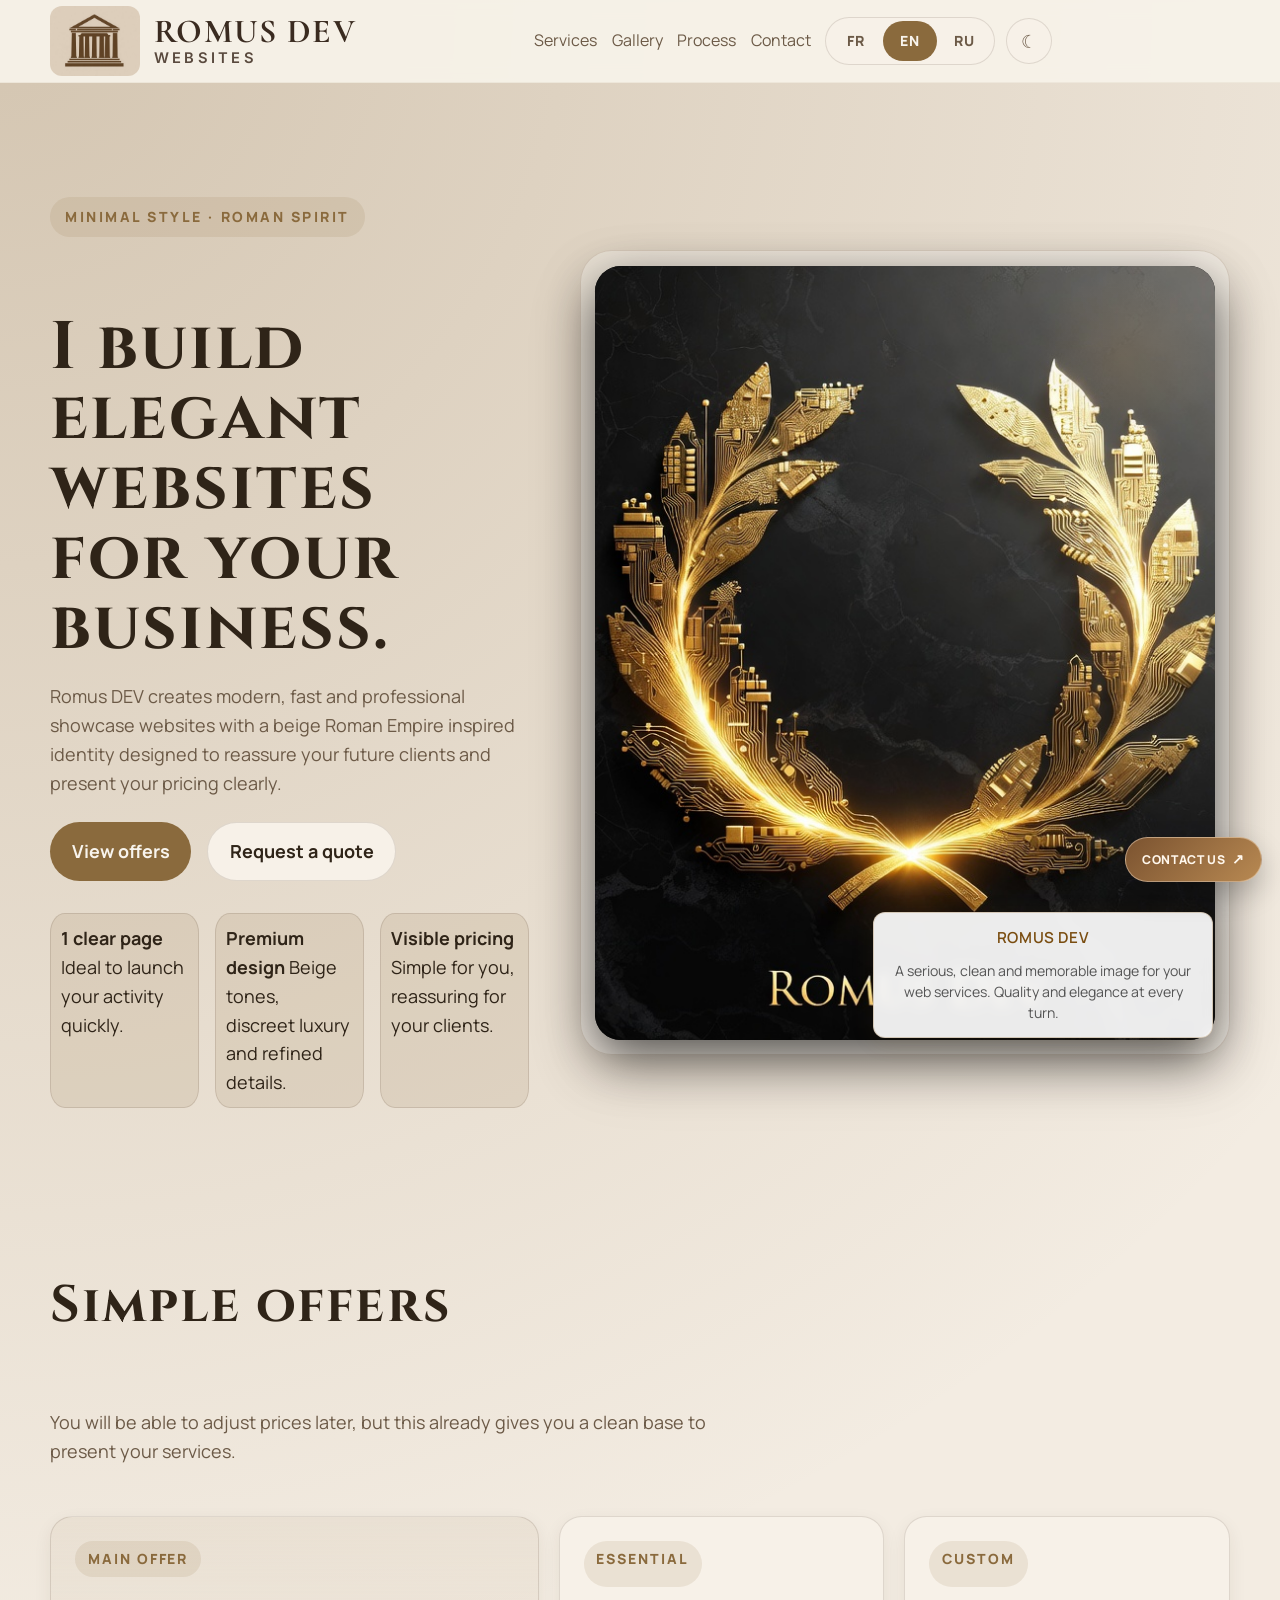
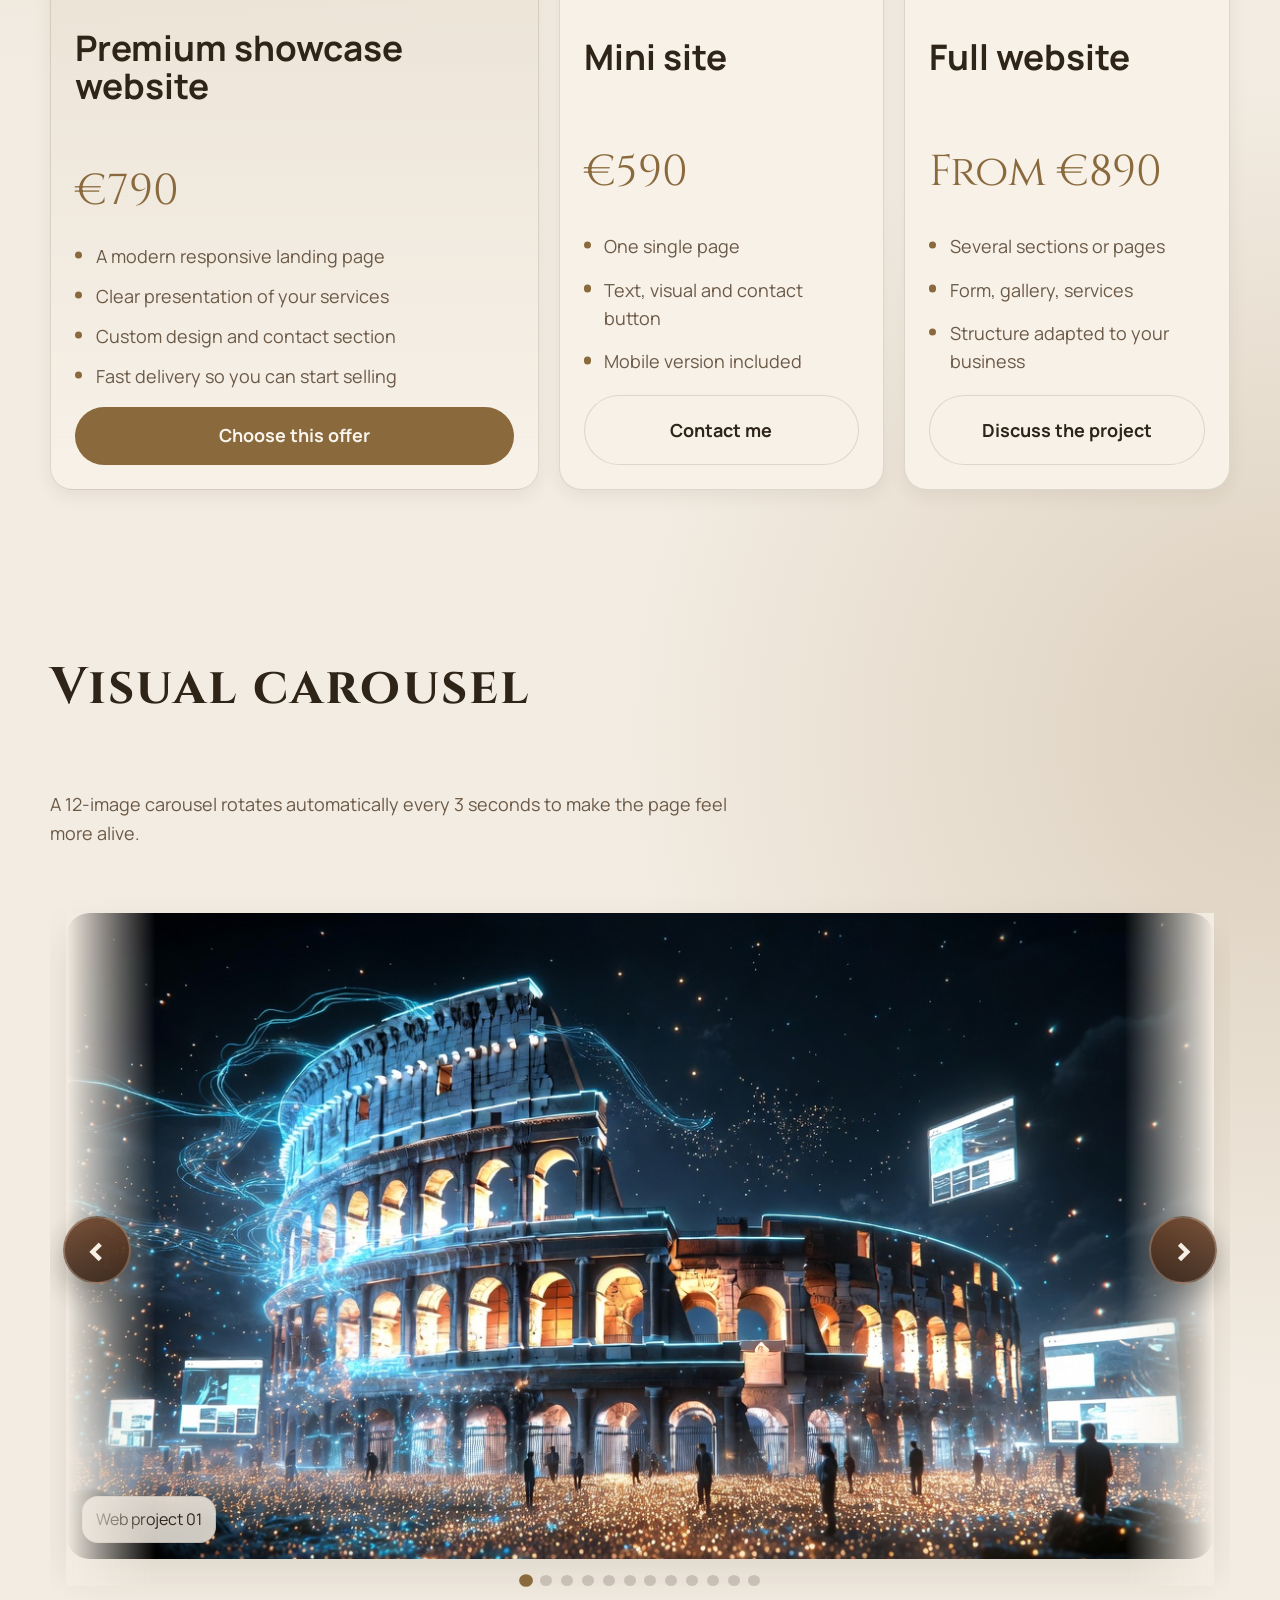
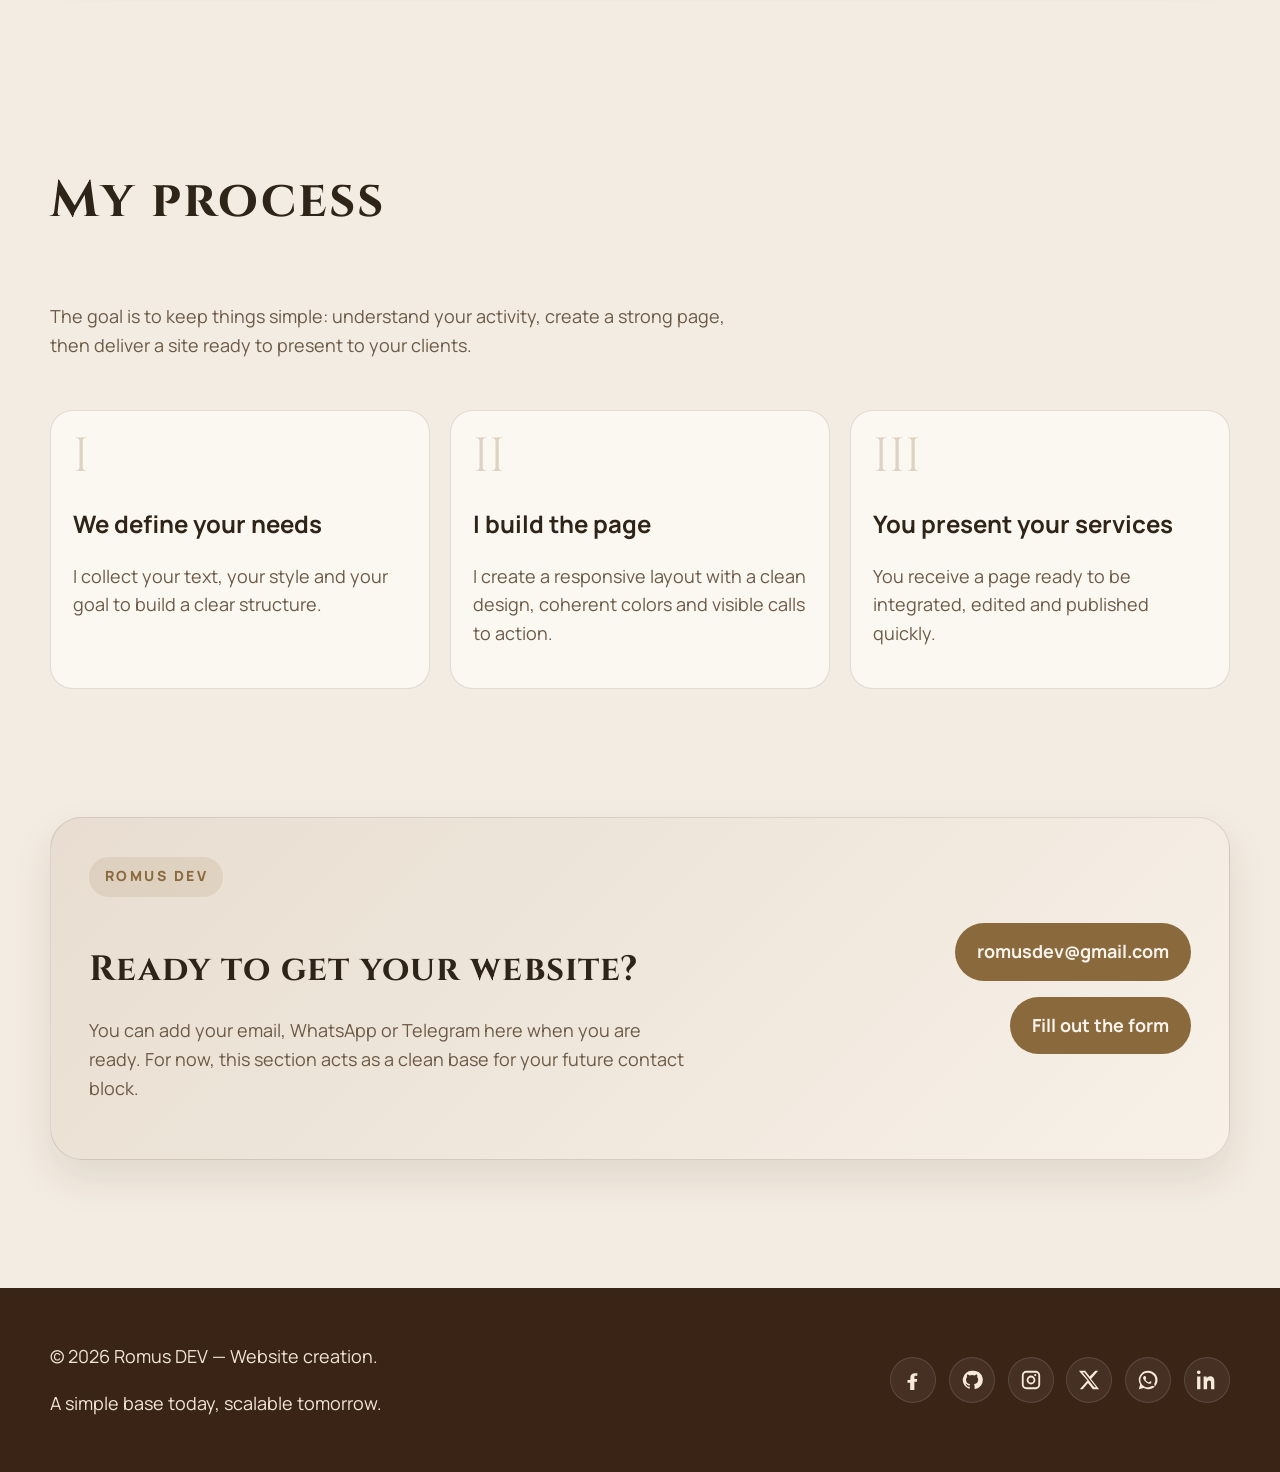
<file: index.html>
<!DOCTYPE html>
<html lang="fr" data-theme="light">

<head>
  <meta charset="UTF-8" />
  <meta name="viewport" content="width=device-width, initial-scale=1.0" />
  <title>Romus DEV</title>
  <meta name="description"
    content="Romus DEV crée des sites internet élégants, rapides et modernes pour indépendants, artisans et petites entreprises." />

  <link rel="preconnect" href="https://fonts.googleapis.com">
  <link rel="preconnect" href="https://fonts.gstatic.com" crossorigin>
  <link
    href="https://fonts.googleapis.com/css2?family=Cinzel:wght@500;600;700&family=Manrope:wght@400;500;600;700;800&display=swap"
    rel="stylesheet">
  <link rel="preconnect" href="https://fonts.googleapis.com">
  <link rel="preconnect" href="https://fonts.gstatic.com" crossorigin>
  <link
    href="https://fonts.googleapis.com/css2?family=Cormorant+Garamond:wght@600;700&family=Inter:wght@400;500;600;700&display=swap"
    rel="stylesheet">

  <link rel="stylesheet" href="./css/style.css">

  <script src="./languages/languages.js"></script>
  <script src="./js/script.js" defer></script>
</head>

<body>
  <!-- <a href="#contenu" class="skip-link">Aller au contenu</a> -->

  <a href="https://wa.me/+33755097194" class="sticky-contact" aria-label="Contacter via WhatsApp" target="_blank"
    rel="noopener noreferrer" data-i18n="stickyContact">
    Pour contacter
  </a>

  <header class="site-header">
    <div class="container nav">
      <a href="./index.html#top" class="brand" aria-label="Romus DEV accueil">
        <img class="brand-mark" src="img/romus_logo.jpg" alt="Romus Dev logo">

        <span class="brand-name">
          <strong>ROMUS DEV</strong>
          <span data-i18n="brandSubtitle">Sites internet</span>
        </span>
      </a>

      <nav class="nav-links" aria-label="Navigation principale">
        <a href="./services.html" data-i18n="navServices">Services</a>
        <a href="./gallery.html" data-i18n="navGallery">Galerie</a>
        <a href="./process.html" data-i18n="navProcess">Méthode</a>
        <a href="./contact.html" data-i18n="navContact">Contact</a>

        <div class="toolbar">
          <div class="lang-switcher" aria-label="Choix de langue">
            <button class="lang-btn active" type="button" data-lang="fr">FR</button>
            <button class="lang-btn" type="button" data-lang="en">EN</button>
            <button class="lang-btn" type="button" data-lang="ru">RU</button>
          </div>

          <button class="theme-toggle" type="button" data-theme-toggle aria-label="Activer le mode sombre"></button>
        </div>
      </nav>
    </div>
  </header>

  <main id="contenu">
    <section class="hero" id="top">
      <div class="container hero-grid">
        <div class="reveal">
          <div class="eyebrow" data-i18n="eyebrow">Style sobre · esprit romain</div>

          <h1 data-i18n="heroTitle">
            Je crée des sites internet élégants pour votre activité.
          </h1>

          <p data-i18n="heroText">
            Romus DEV propose des sites vitrines modernes, rapides et professionnels avec une identité beige
            inspirée de l'empire romain, pensée pour rassurer vos futurs clients et afficher vos prix clairement.
          </p>

          <div class="hero-actions">
            <a class="btn btn-primary" href="#services" data-i18n="heroBtnPrimary">Voir les offres</a>
            <a class="btn btn-secondary" href="#contact" data-i18n="heroBtnSecondary">Demander un devis</a>
          </div>

          <div class="hero-points" aria-label="Points forts">
            <article class="point">
              <strong data-i18n="point1Title">1 page claire</strong>
              <span data-i18n="point1Text">Idéale pour lancer votre activité rapidement.</span>
            </article>

            <article class="point">
              <strong data-i18n="point2Title">Design premium</strong>
              <span data-i18n="point2Text">Palette beige, luxe discret et détails soignés.</span>
            </article>

            <article class="point">
              <strong data-i18n="point3Title">Tarifs visibles</strong>
              <span data-i18n="point3Text">Simple pour vous, rassurant pour vos clients.</span>
            </article>
          </div>
        </div>

        <div class="hero-card reveal" aria-hidden="true">
          <div class="hero-image">
            <img src="img/romusGoldenLogo.jpg" alt="romus_logo">
          </div>

          <div class="floating-note">
            <strong>Romus DEV</strong>
            <span data-i18n="floatingNote">
              Une image sérieuse, propre et mémorable pour vos services web. Qualite et élégance au rendez-vous
            </span>
          </div>
        </div>
      </div>
    </section>

    <section id="services">
      <div class="container">
        <div class="section-head reveal">
          <h2 data-i18n="servicesTitle">Offres simples</h2>
          <p data-i18n="servicesText">
            Vous pourrez ajuster les tarifs plus tard, mais voici déjà une base élégante pour présenter
            vos services dès maintenant.
          </p>
        </div>

        <div class="services-grid">
          <article class="service-card featured reveal">
            <span class="service-label" data-i18n="plan1Label">Offre principale</span>
            <h3 data-i18n="plan1Title">Site vitrine premium</h3>
            <div class="price">€790</div>
            <ul>
              <li data-i18n="plan1Feat1">Une landing page moderne et responsive</li>
              <li data-i18n="plan1Feat2">Présentation claire de vos services</li>
              <li data-i18n="plan1Feat3">Design personnalisé et section contact</li>
              <li data-i18n="plan1Feat4">Livraison rapide pour commencer à vendre</li>
            </ul>
            <a href="#contact" class="btn btn-primary" data-i18n="planBtnPrimary">Choisir cette offre</a>
          </article>

          <article class="service-card reveal">
            <span class="service-label" data-i18n="plan2Label">Essentiel</span>
            <h3 data-i18n="plan2Title">Mini site</h3>
            <div class="price">€590</div>
            <ul>
              <li data-i18n="plan2Feat1">Une seule page</li>
              <li data-i18n="plan2Feat2">Texte, visuel, bouton contact</li>
              <li data-i18n="plan2Feat3">Version mobile incluse</li>
            </ul>
            <a href="#contact" class="btn btn-secondary" data-i18n="planBtnSecondary">Me contacter</a>
          </article>

          <article class="service-card reveal">
            <span class="service-label" data-i18n="plan3Label">Sur mesure</span>
            <h3 data-i18n="plan3Title">Site complet</h3>
            <div class="price" data-i18n="plan3Price">Dès €990</div>
            <ul>
              <li data-i18n="plan3Feat1">Plusieurs sections ou pages</li>
              <li data-i18n="plan3Feat2">Formulaire, galerie, services</li>
              <li data-i18n="plan3Feat3">Structure adaptée à votre activité</li>
            </ul>
            <a href="#contact" class="btn btn-secondary" data-i18n="planBtnTertiary">Parler du projet</a>
          </article>
        </div>
      </div>
    </section>

    <section id="gallery">
      <div class="container">
        <div class="section-head reveal">
          <h2 data-i18n="galleryTitle">Carrousel visuel</h2>
          <p data-i18n="galleryText">
            Un carrousel de 12 images défile automatiquement toutes les 3 secondes pour donner plus de vie à votre page.
          </p>
        </div>

        <div class="carousel-shell reveal" aria-roledescription="carousel">
          <div class="carousel-nav" aria-label="Contrôles du carrousel">
            <button class="carousel-arrow carousel-arrow-prev" type="button" id="prevSlide"
              aria-label="Image précédente">‹</button>
            <button class="carousel-arrow carousel-arrow-next" type="button" id="nextSlide"
              aria-label="Image suivante">›</button>
          </div>

          <div class="carousel-viewport">
            <div class="carousel-track" id="carouselTrack">
              <figure class="slide">
                <img src="img/carroussel1.jpg" alt="Projet web 1" width="1600" height="900" loading="lazy">
                <figcaption class="slide-caption" data-i18n="slide1">Projet web 01</figcaption>
              </figure>
              <figure class="slide">
                <img src="img/carroussel2.jpg" alt="Projet web 2" width="1600" height="900" loading="lazy">
                <figcaption class="slide-caption" data-i18n="slide2">Projet web 02</figcaption>
              </figure>
              <figure class="slide">
                <img src="img/carroussel3.jpg" alt="Projet web 3" width="1600" height="900" loading="lazy">
                <figcaption class="slide-caption" data-i18n="slide3">Projet web 03</figcaption>
              </figure>
              <figure class="slide">
                <img src="img/carroussel4.jpg" alt="Projet web 4" width="1600" height="900" loading="lazy">
                <figcaption class="slide-caption" data-i18n="slide4">Projet web 04</figcaption>
              </figure>
              <figure class="slide">
                <img src="img/carroussel5.jpg" alt="Projet web 5" width="1600" height="900" loading="lazy">
                <figcaption class="slide-caption" data-i18n="slide5">Projet web 05</figcaption>
              </figure>
              <figure class="slide">
                <img src="img/carroussel6.jpg" alt="Projet web 6" width="1600" height="900" loading="lazy">
                <figcaption class="slide-caption" data-i18n="slide6">Projet web 06</figcaption>
              </figure>
              <figure class="slide">
                <img src="img/carroussel7.jpg" alt="Projet web 7" width="1600" height="900" loading="lazy">
                <figcaption class="slide-caption" data-i18n="slide7">Projet web 07</figcaption>
              </figure>
              <figure class="slide">
                <img src="img/carroussel8.jpg" alt="Projet web 8" width="1600" height="900" loading="lazy">
                <figcaption class="slide-caption" data-i18n="slide8">Projet web 08</figcaption>
              </figure>
              <figure class="slide">
                <img src="img/carroussel9.jpg" alt="Projet web 9" width="1600" height="900" loading="lazy">
                <figcaption class="slide-caption" data-i18n="slide9">Projet web 09</figcaption>
              </figure>
              <figure class="slide">
                <img src="img/carroussel10.jpg" alt="Projet web 10" width="1600" height="900" loading="lazy">
                <figcaption class="slide-caption" data-i18n="slide10">Projet web 10</figcaption>
              </figure>
              <figure class="slide">
                <img src="img/carroussel11.jpg" alt="Projet web 11" width="1600" height="900" loading="lazy">
                <figcaption class="slide-caption" data-i18n="slide11">Projet web 11</figcaption>
              </figure>
              <figure class="slide">
                <img src="img/carroussel12.jpg" alt="Projet web 12" width="1600" height="900" loading="lazy">
                <figcaption class="slide-caption" data-i18n="slide12">Projet web 12</figcaption>
              </figure>
            </div>
          </div>

          <div class="carousel-dots" id="carouselDots" aria-label="Navigation du carrousel"></div>
        </div>
      </div>
    </section>

    <section id="process">
      <div class="container">
        <div class="section-head reveal">
          <h2 data-i18n="processTitle">Ma méthode</h2>
          <p data-i18n="processText">
            Le but est de garder les choses simples : comprendre votre activité, créer une page forte,
            puis vous livrer un site prêt à être présenté à vos clients.
          </p>
        </div>

        <div class="process">
          <article class="step reveal">
            <div class="step-number">I</div>
            <h3 data-i18n="step1Title">On définit votre besoin</h3>
            <p data-i18n="step1Text">
              Je récupère vos textes, votre style et l'objectif de votre site pour construire une structure claire.
            </p>
          </article>

          <article class="step reveal">
            <div class="step-number">II</div>
            <h3 data-i18n="step2Title">Je construis la page</h3>
            <p data-i18n="step2Text">
              Je crée une mise en page responsive avec un design propre, des couleurs cohérentes
              et des appels à l'action visibles.
            </p>
          </article>

          <article class="step reveal">
            <div class="step-number">III</div>
            <h3 data-i18n="step3Title">Vous présentez vos services</h3>
            <p data-i18n="step3Text">
              Vous recevez une page prête à être intégrée, modifiée et publiée pour démarrer rapidement.
            </p>
          </article>
        </div>
      </div>
    </section>

    <section id="contact">
      <div class="container">
        <div class="cta-box reveal">
          <div>
            <div class="eyebrow" style="margin-bottom:1rem" data-i18n="ctaEyebrow">Romus DEV</div>
            <h2
              style="font-family:var(--font-display);font-size:var(--text-xl);margin-bottom:0.8rem;letter-spacing:0.03em"
              data-i18n="ctaTitle">
              Prêt à avoir votre site ?
            </h2>
            <p data-i18n="ctaText">
              Vous pourrez ajouter ici votre email, votre WhatsApp ou votre Telegram quand vous serez prêt.
              Pour l'instant, cette section sert de base propre pour votre futur bloc de contact.
            </p>
          </div>

          <div class="cta-actions">
            <a href="mailto:romusdev@gmail.com" class="btn btn-primary">romusdev@gmail.com</a>
            <a href="#form" class="btn btn-primary" data-i18n="ctaFormButton">
              Remplir le formulaire
            </a>
          </div>
        </div>
      </div>
    </section>
  </main>

  <footer class="footer-wrap">
    <div class="container footer-card">
      <div class="footer-top">
        <div>
          <p data-i18n="footerLeft">© 2026 Romus DEV — Création de sites internet.</p>
          <p data-i18n="footerRight">Une base simple aujourd'hui, évolutive demain.</p>
        </div>

        <div class="footer-social" aria-label="Réseaux sociaux">
          <a class="social-link" href="https://facebook.com/" target="_blank" rel="noopener noreferrer"
            aria-label="Facebook">
            <svg viewBox="0 0 24 24">
              <path
                d="M13.5 22v-8h2.7l.4-3.1h-3.1V8.9c0-.9.2-1.5 1.5-1.5h1.7V4.7c-.3 0-1.5-.1-2.8-.1-2.8 0-4.8 1.7-4.8 4.8v2.5H6v3.1h2.9v8h4.6z" />
            </svg>
          </a>

          <a class="social-link" href="https://github.com/" target="_blank" rel="noopener noreferrer"
            aria-label="GitHub">
            <svg viewBox="0 0 24 24">
              <path
                d="M12 2a10 10 0 0 0-3.2 19.5c.5.1.7-.2.7-.5v-1.8c-2.8.6-3.4-1.2-3.4-1.2-.4-1-.9-1.3-.9-1.3-.8-.6.1-.6.1-.6.9.1 1.4.9 1.4.9.8 1.4 2.2 1 2.8.8.1-.6.3-1 .6-1.2-2.2-.3-4.6-1.1-4.6-5.1 0-1.1.4-2.1 1.1-2.8-.1-.3-.5-1.3.1-2.8 0 0 .9-.3 2.8 1.1a9.5 9.5 0 0 1 5.2 0c1.9-1.4 2.8-1.1 2.8-1.1.6 1.5.2 2.5.1 2.8.7.7 1.1 1.7 1.1 2.8 0 4-2.4 4.8-4.6 5.1.3.3.7.9.7 1.9v2.8c0 .3.2.6.7.5A10 10 0 0 0 12 2z" />
            </svg>
          </a>

          <a class="social-link" href="https://instagram.com/" target="_blank" rel="noopener noreferrer"
            aria-label="Instagram">
            <svg viewBox="0 0 24 24">
              <path
                d="M7 2h10a5 5 0 0 1 5 5v10a5 5 0 0 1-5 5H7a5 5 0 0 1-5-5V7a5 5 0 0 1 5-5zm0 2a3 3 0 0 0-3 3v10a3 3 0 0 0 3 3h10a3 3 0 0 0 3-3V7a3 3 0 0 0-3-3H7zm5 3.2A4.8 4.8 0 1 1 7.2 12 4.8 4.8 0 0 1 12 7.2zm0 2A2.8 2.8 0 1 0 14.8 12 2.8 2.8 0 0 0 12 9.2zM17.8 6.6a1.2 1.2 0 1 1-1.2-1.2 1.2 1.2 0 0 1 1.2 1.2z" />
            </svg>
          </a>

          <a class="social-link" href="https://x.com/" target="_blank" rel="noopener noreferrer" aria-label="X">
            <svg viewBox="0 0 24 24">
              <path
                d="M18.9 2H22l-7.8 8.9L23 22h-6.8l-5.3-6.7L5.1 22H2l8.3-9.4L1 2h6.9l4.8 6.1L18.9 2zm-1.2 18h1.9L7 3.9H5L17.7 20z" />
            </svg>
          </a>

          <a class="social-link" href="https://wa.me/33600000000" target="_blank" rel="noopener noreferrer"
            aria-label="WhatsApp">
            <svg viewBox="0 0 24 24">
              <path
                d="M12 2a9.9 9.9 0 0 0-8.6 14.9L2 22l5.3-1.4A10 10 0 1 0 12 2zm0 2a8 8 0 0 1 6.9 12l-.2.3.8 2.9-3-.8-.3.2A8 8 0 1 1 12 4zm4.1 10.1c-.2-.1-1.2-.6-1.4-.7-.2-.1-.4-.1-.6.1-.2.2-.7.7-.8.9-.2.2-.3.2-.6.1-.3-.1-1.1-.4-2-1.2-.7-.6-1.2-1.4-1.3-1.7-.1-.3 0-.4.1-.5.1-.1.2-.3.3-.4.1-.1.1-.2.2-.4.1-.1 0-.3 0-.4 0-.1-.6-1.4-.8-1.9-.2-.5-.4-.4-.6-.4h-.5c-.2 0-.4.1-.6.3-.2.2-.8.8-.8 1.9s.8 2.1.9 2.3c.1.2 1.6 2.5 3.9 3.5.5.2.9.4 1.2.5.5.2 1 .2 1.4.1.4-.1 1.2-.5 1.4-1 .2-.5.2-.9.2-1-.1-.1-.2-.2-.4-.3z" />
            </svg>
          </a>

          <a class="social-link" href="https://linkedin.com/" target="_blank" rel="noopener noreferrer"
            aria-label="LinkedIn">
            <svg viewBox="0 0 24 24">
              <path
                d="M4.98 3.5C4.98 4.6 4.1 5.5 3 5.5S1.02 4.6 1.02 3.5 1.9 1.5 3 1.5 4.98 2.4 4.98 3.5zM1.2 8.2h3.6V22H1.2V8.2zM8.3 8.2h3.4v1.9h.1c.5-.9 1.7-2.1 3.6-2.1 3.9 0 4.6 2.6 4.6 6V22h-3.6v-6.1c0-1.4 0-3.3-2-3.3-2 0-2.3 1.5-2.3 3.2V22H8.3V8.2z" />
            </svg>
          </a>
        </div>
      </div>
    </div>
  </footer>
</body>

</html>
</file>
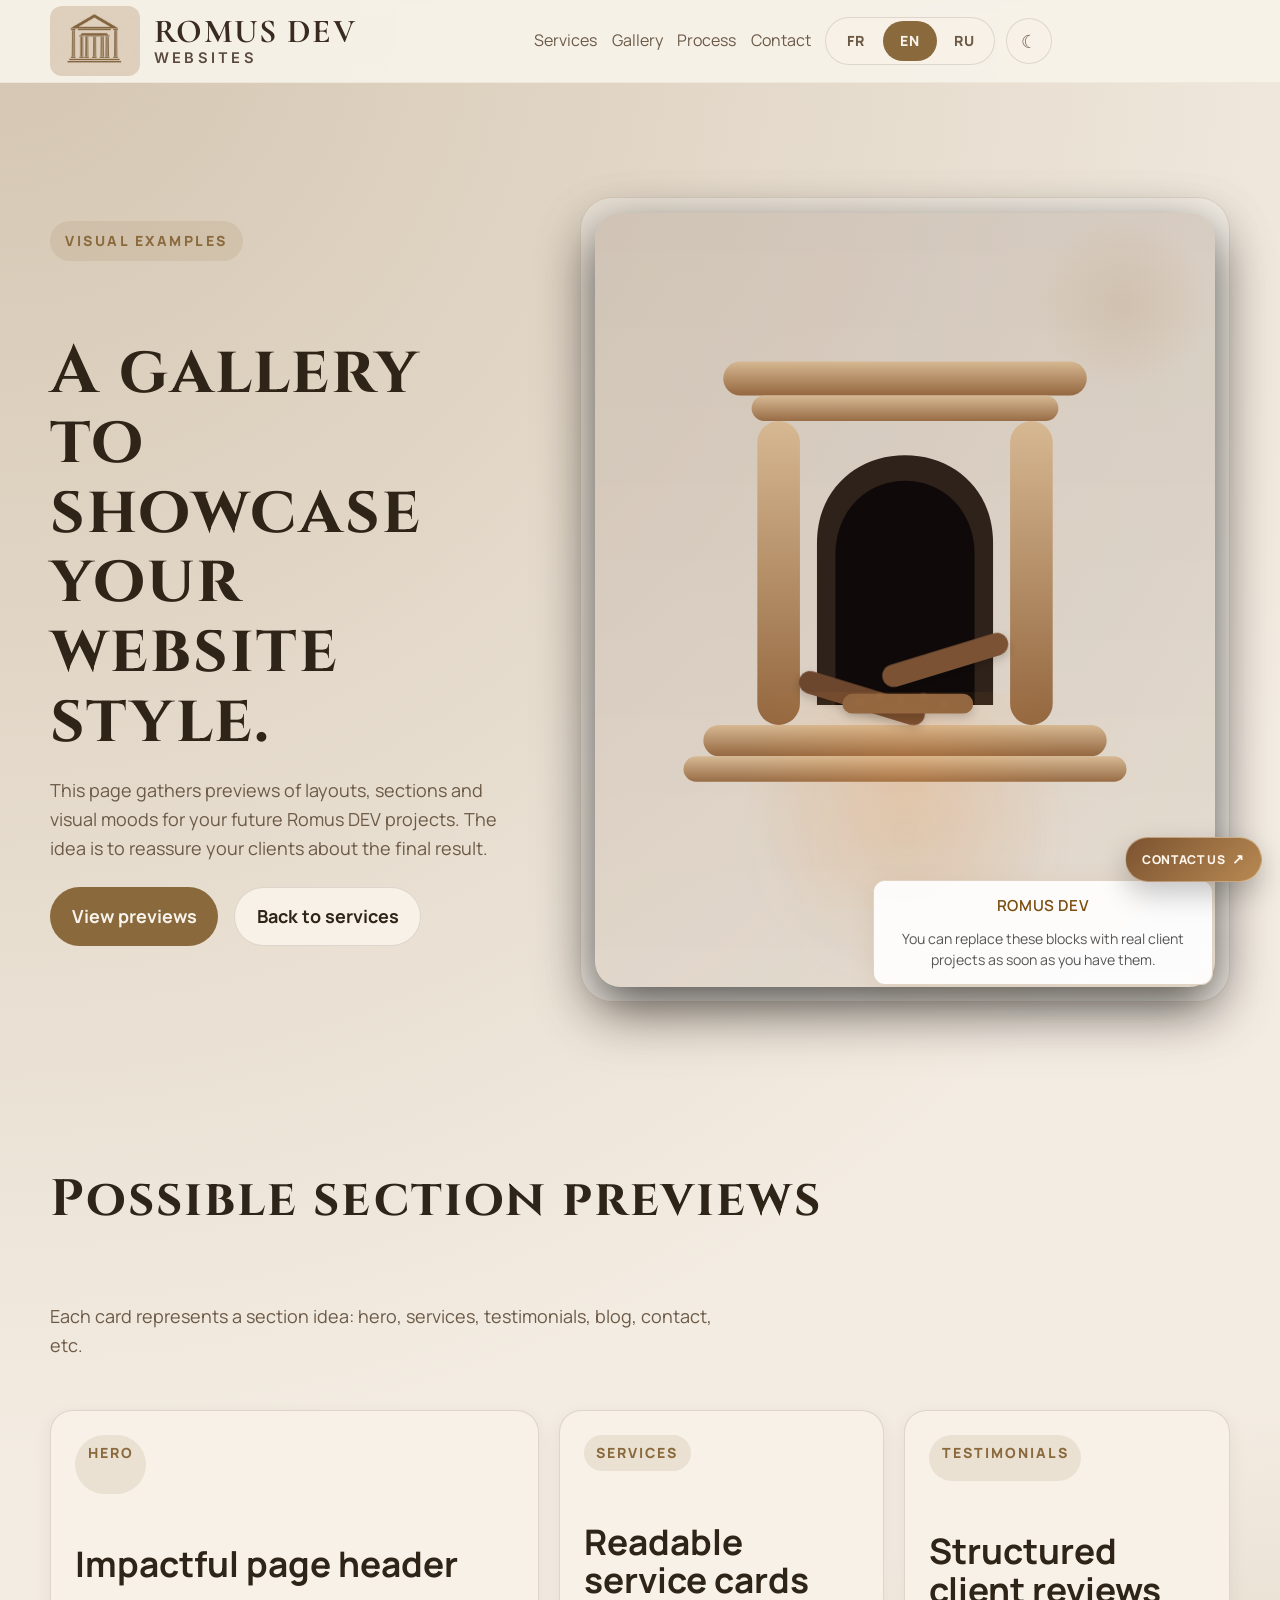
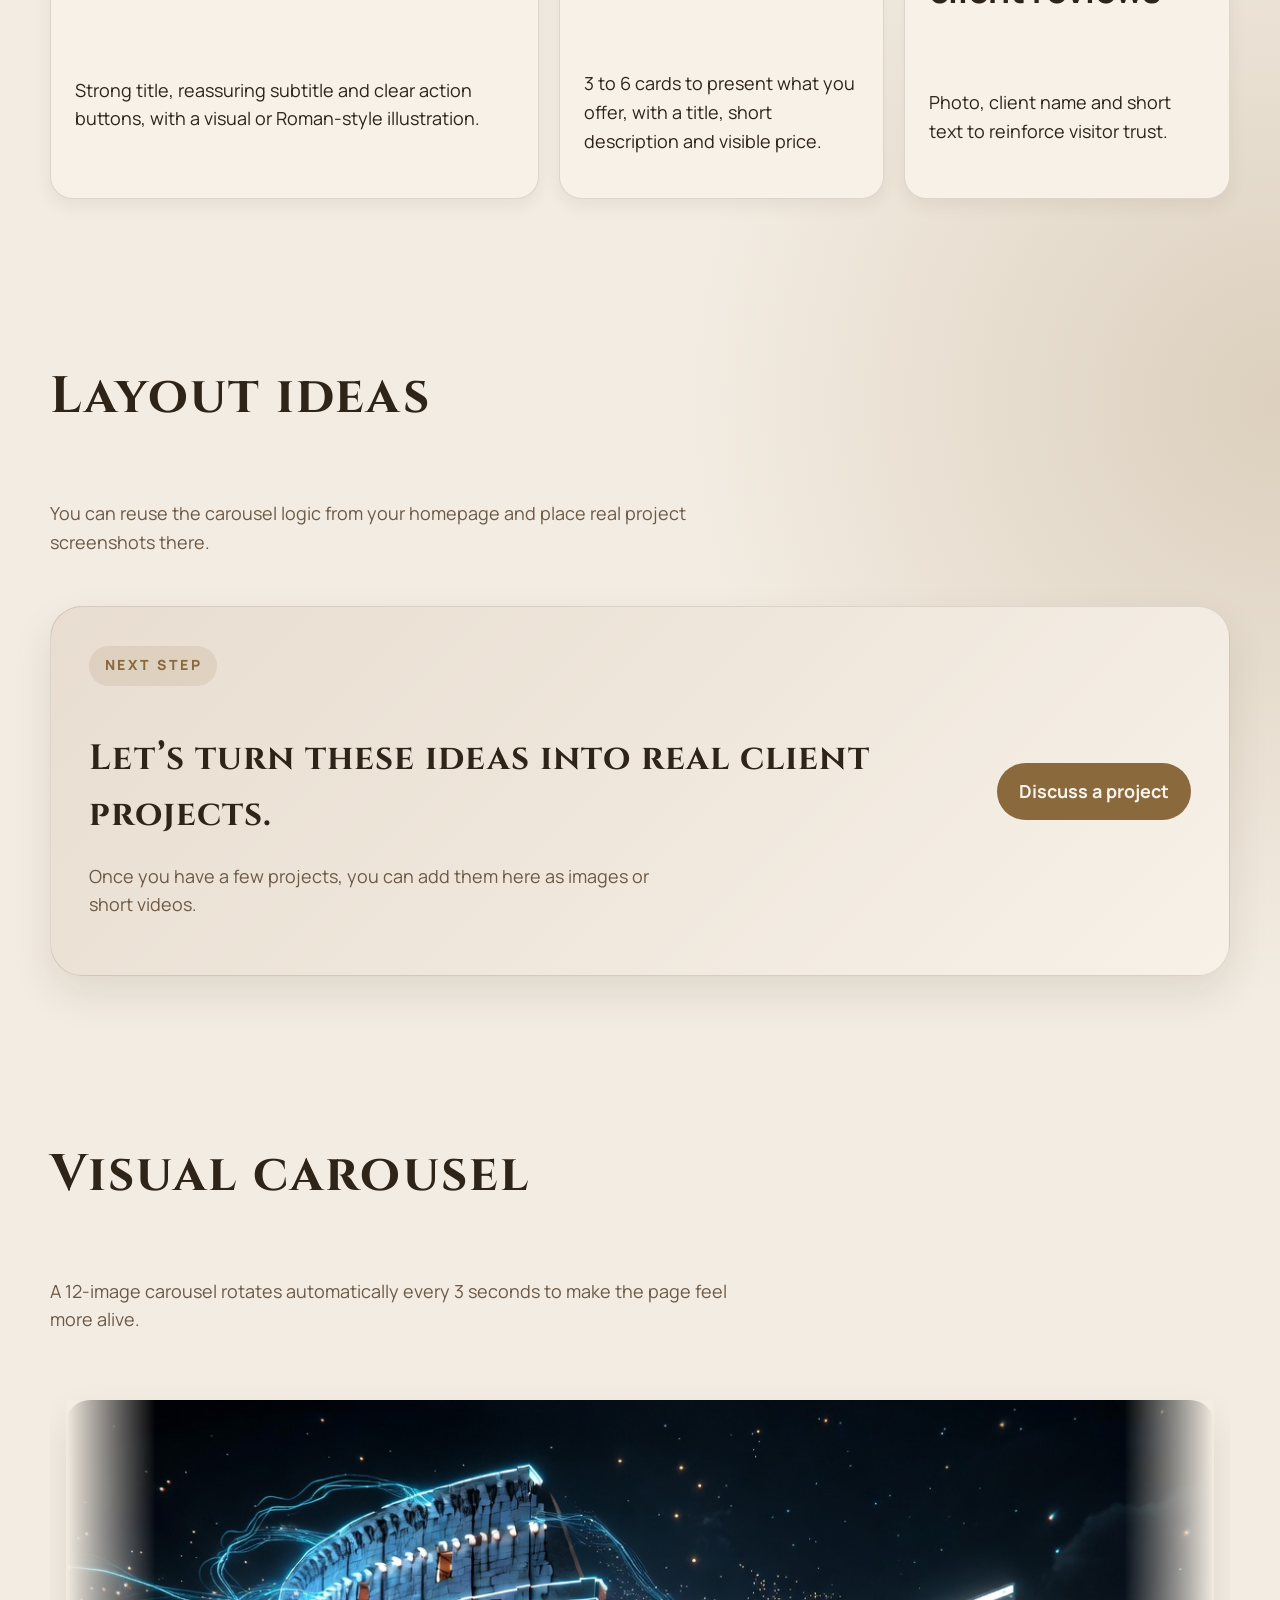
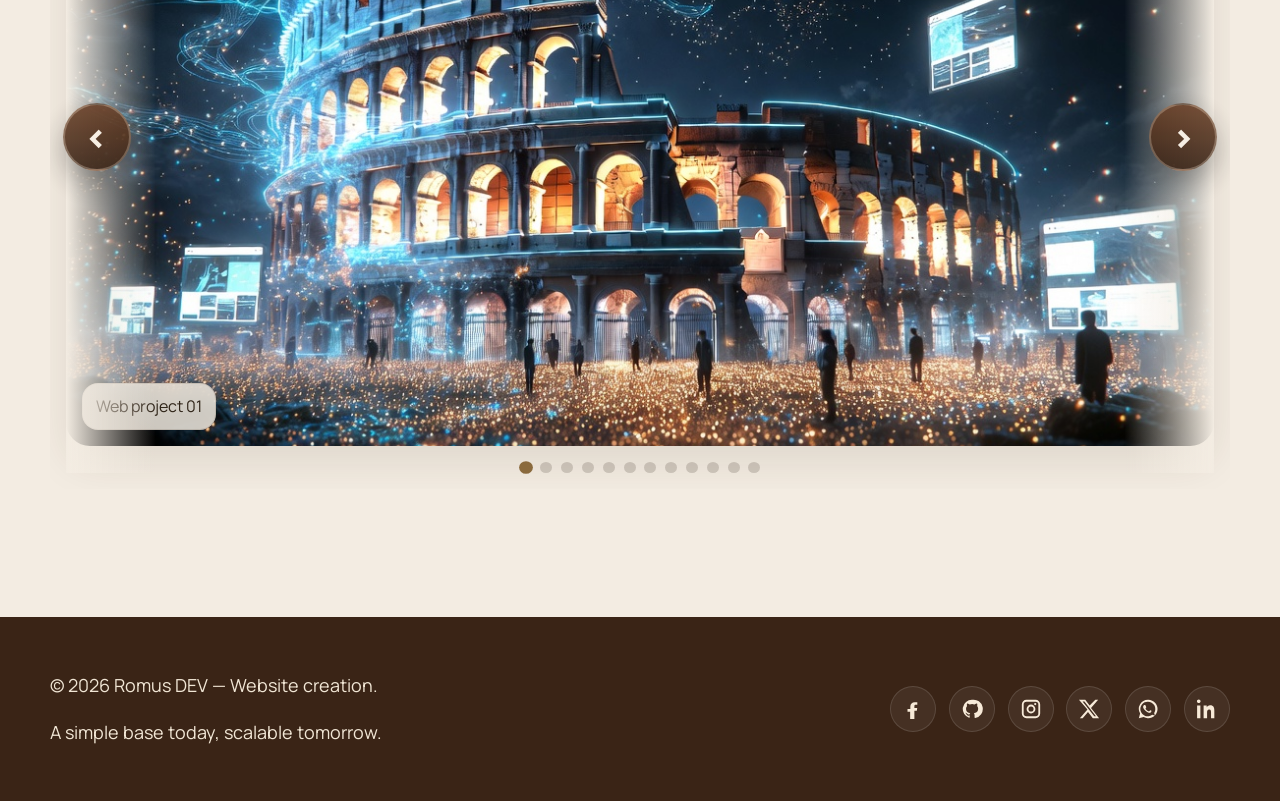
<file: gallery.html>
<!DOCTYPE html>
<html lang="fr" data-theme="light">

<head>
  <meta charset="UTF-8" />
  <meta name="viewport" content="width=device-width, initial-scale=1.0" />
  <title data-i18n="galleryPageTitle">Galerie — Romus DEV</title>
  <meta name="description"
    content="Galerie des projets et exemples visuels créés par Romus DEV : sites vitrines élégants, landing pages et interfaces modernes."
    data-i18n="galleryMetaDescription" />

  <link rel="preconnect" href="https://fonts.googleapis.com">
  <link rel="preconnect" href="https://fonts.gstatic.com" crossorigin>
  <link
    href="https://fonts.googleapis.com/css2?family=Cinzel:wght@500;600;700&family=Manrope:wght@400;500;600;700;800&display=swap"
    rel="stylesheet">
  <link rel="preconnect" href="https://fonts.googleapis.com">
  <link rel="preconnect" href="https://fonts.gstatic.com" crossorigin>
  <link
    href="https://fonts.googleapis.com/css2?family=Cormorant+Garamond:wght@600;700&family=Inter:wght@400;500;600;700&display=swap"
    rel="stylesheet">

  <link rel="stylesheet" href="./css/style.css" />

  <script src="./languages/languages.js"></script>
  <script src="./js/script.js" defer></script>
</head>

<body>
  <a href="https://wa.me/+33755097194" class="sticky-contact" aria-label="Contacter via WhatsApp" target="_blank"
    rel="noopener noreferrer" data-i18n="stickyContact">
    Pour contacter
  </a>

  <header class="site-header">
    <div class="container nav">
      <a href="./index.html#top" class="brand" aria-label="Romus DEV accueil">
        <img class="brand-mark" src="./img/logo_romus_beige.jpg" alt="Romus Dev logo">
        <span class="brand-name">
          <strong>ROMUS DEV</strong>
          <span data-i18n="brandSubtitle">Sites internet</span>
        </span>
      </a>

      <nav class="nav-links" aria-label="Navigation principale">
        <a href="./services.html" data-i18n="navServices">Services</a>
        <a href="./gallery.html" data-i18n="navGallery">Galerie</a>
        <a href="./process.html" data-i18n="navProcess">Méthode</a>
        <a href="./contact.html" data-i18n="navContact">Contact</a>

        <div class="toolbar">
          <div class="lang-switcher" aria-label="Choix de langue">
            <button class="lang-btn active" type="button" data-lang="fr">FR</button>
            <button class="lang-btn" type="button" data-lang="en">EN</button>
            <button class="lang-btn" type="button" data-lang="ru">RU</button>
          </div>

          <button class="theme-toggle" type="button" data-theme-toggle aria-label="Activer le mode sombre"></button>
        </div>
      </nav>
    </div>
  </header>

  <main id="contenu">
    <section class="hero gallery-hero" id="top">
      <div class="container hero-grid">
        <div class="reveal">
          <div class="eyebrow" data-i18n="galleryHeroEyebrow">Exemples visuels</div>
          <h1 data-i18n="galleryHeroTitle">Une galerie pour montrer votre style de sites.</h1>
          <p data-i18n="galleryHeroText">
            Cette page regroupe des aperçus de mises en page, de sections et d’ambiances possibles pour vos futurs
            projets Romus DEV. L’idée est de rassurer vos clients sur le rendu final.
          </p>

          <div class="hero-actions">
            <a class="btn btn-primary" href="#grid" data-i18n="galleryHeroCtaPrimary">Voir les aperçus</a>
            <a class="btn btn-secondary" href="./services.html" data-i18n="galleryHeroCtaSecondary">Retour aux
              services</a>
          </div>
        </div>

        <div class="hero-card roman-fireplace-card reveal" aria-hidden="true">
          <div class="hero-image fireplace-scene">
            <svg class="fireplace-svg" viewBox="0 0 400 500" xmlns="http://www.w3.org/2000/svg" aria-hidden="true">
              <defs>
                <linearGradient id="fireplaceStone" x1="0" y1="0" x2="0" y2="1">
                  <stop offset="0%" stop-color="#d6b892" />
                  <stop offset="100%" stop-color="#94673f" />
                </linearGradient>

                <linearGradient id="flameOuter" x1="0" y1="1" x2="0" y2="0">
                  <stop offset="0%" stop-color="#ff6f00" />
                  <stop offset="55%" stop-color="#ffb347" />
                  <stop offset="100%" stop-color="#fff3c7" />
                </linearGradient>

                <linearGradient id="flameInner" x1="0" y1="1" x2="0" y2="0">
                  <stop offset="0%" stop-color="#ffd86d" />
                  <stop offset="100%" stop-color="#fffdf2" />
                </linearGradient>

                <filter id="fireGlow">
                  <feGaussianBlur stdDeviation="7" result="blur" />
                  <feMerge>
                    <feMergeNode in="blur" />
                    <feMergeNode in="SourceGraphic" />
                  </feMerge>
                </filter>

                <filter id="smokeBlur">
                  <feGaussianBlur stdDeviation="4" />
                </filter>
              </defs>

              <g class="fireplace-frame">
                <rect x="72" y="82" width="256" height="24" rx="12" fill="url(#fireplaceStone)" />
                <rect x="92" y="106" width="216" height="18" rx="9" fill="url(#fireplaceStone)" opacity="0.95" />

                <rect x="96" y="124" width="30" height="214" rx="15" fill="url(#fireplaceStone)" />
                <rect x="274" y="124" width="30" height="214" rx="15" fill="url(#fireplaceStone)" />

                <rect x="58" y="338" width="284" height="22" rx="11" fill="url(#fireplaceStone)" />
                <rect x="44" y="360" width="312" height="18" rx="9" fill="url(#fireplaceStone)" opacity="0.95" />
              </g>

              <g class="fireplace-opening">
                <path
                  d="M138 324V210C138 172 166 148 200 148C234 148 262 172 262 210V324Z"
                  fill="rgba(33,20,12,0.92)" />
                <path
                  d="M151 324V218C151 187 173 166 200 166C227 166 249 187 249 218V324Z"
                  fill="rgba(9,6,5,0.82)" />
              </g>

              <g class="logs">
                <rect x="128" y="298" width="92" height="16" rx="8" transform="rotate(17 128 298)" fill="#6d472d" />
                <rect x="182" y="298" width="92" height="16" rx="8" transform="rotate(-17 182 298)" fill="#7b5234" />
                <rect x="156" y="316" width="92" height="14" rx="7" fill="#8b6340" />
              </g>

              <g class="embers">
                <circle cx="168" cy="322" r="3.3" />
                <circle cx="182" cy="318" r="2.8" />
                <circle cx="197" cy="320" r="3.2" />
                <circle cx="213" cy="318" r="2.8" />
                <circle cx="228" cy="323" r="3.3" />
              </g>

              <g class="flames" filter="url(#fireGlow)">
                <path class="flame flame-large flame-left"
                  d="M166 336C145 311 145 270 170 236C175 266 189 286 192 307C194 321 187 336 166 336Z"
                  fill="url(#flameOuter)" />

                <path class="flame flame-large flame-right"
                  d="M234 336C213 311 213 270 238 236C243 266 257 286 260 307C262 321 255 336 234 336Z"
                  fill="url(#flameOuter)" />

                <path class="flame flame-mid flame-center-back"
                  d="M200 328C182 304 183 274 200 248C204 273 217 291 218 309C219 320 212 328 200 328Z"
                  fill="url(#flameOuter)" />

                <path class="flame flame-small flame-center-front"
                  d="M201 338C190 322 192 302 201 285C213 302 218 317 214 328C212 334 208 338 201 338Z"
                  fill="url(#flameInner)" />
              </g>

              <g class="smoke" filter="url(#smokeBlur)">
                <circle class="smoke-puff puff-1" cx="188" cy="278" r="11" fill="#c2bbb3" opacity="0.28" />
                <circle class="smoke-puff puff-2" cx="208" cy="260" r="13" fill="#d1cbc5" opacity="0.22" />
                <circle class="smoke-puff puff-3" cx="198" cy="238" r="16" fill="#dfdad5" opacity="0.16" />
              </g>
            </svg>
          </div>

          <div class="floating-note">
            <strong>Romus DEV</strong>
            <span data-i18n="galleryHeroNote">
              Vous pourrez remplacer ces blocs par de vrais projets clients dès que vous en aurez.
            </span>
          </div>
        </div>
      </div>
    </section>

    <section id="grid">
      <div class="container">
        <div class="section-head reveal">
          <h2 data-i18n="galleryGridTitle">Aperçus de sections possibles</h2>
          <p data-i18n="galleryGridIntro">
            Chaque vignette représente une idée de section : hero, services, témoignages, blog, contact, etc.
          </p>
        </div>

        <div class="services-grid">
          <article class="service-card reveal">
            <span class="service-label" data-i18n="galleryCard1Label">Héros</span>
            <h3 data-i18n="galleryCard1Title">En-tête de page impactant</h3>
            <p data-i18n="galleryCard1Text">
              Titre fort, sous-titre rassurant et boutons d’action clairs, avec un visuel ou une illustration romaine.
            </p>
          </article>

          <article class="service-card reveal">
            <span class="service-label" data-i18n="galleryCard2Label">Services</span>
            <h3 data-i18n="galleryCard2Title">Cartes de services lisibles</h3>
            <p data-i18n="galleryCard2Text">
              3 à 6 cartes pour présenter ce que vous proposez, avec un titre, une courte description et un prix
              visible.
            </p>
          </article>

          <article class="service-card reveal">
            <span class="service-label" data-i18n="galleryCard3Label">Témoignages</span>
            <h3 data-i18n="galleryCard3Title">Avis clients structurés</h3>
            <p data-i18n="galleryCard3Text">
              Photo, nom du client et court texte pour renforcer la confiance de vos visiteurs.
            </p>
          </article>
        </div>
      </div>
    </section>

    <section id="preview-carousel">
      <div class="container">
        <div class="section-head reveal">
          <h2 data-i18n="galleryCarouselTitle">Idées de mises en page</h2>
          <p data-i18n="galleryCarouselIntro">
            Vous pouvez reprendre la logique du carrousel de votre page d’accueil et y placer de vraies captures de
            projets.
          </p>
        </div>

        <div class="cta-box reveal">
          <div>
            <div class="eyebrow" style="margin-bottom:1rem" data-i18n="galleryCtaEyebrow">Étape suivante</div>
            <h2
              style="font-family:var(--font-display);font-size:var(--text-xl);margin-bottom:0.8rem;letter-spacing:0.03em"
              data-i18n="galleryCtaTitle">
              Transformons ces idées en vrais projets pour vos clients.
            </h2>
            <p data-i18n="galleryCtaText">
              Quand vous aurez quelques réalisations, vous pourrez les ajouter ici en images ou en courtes vidéos.
            </p>
          </div>
          <a href="./contact.html" class="btn btn-primary" data-i18n="galleryCtaButton">Parler d’un projet</a>
        </div>
      </div>
    </section>

    <section id="gallery">
      <div class="container">
        <div class="section-head reveal">
          <h2 data-i18n="galleryTitle">Carrousel visuel</h2>
          <p data-i18n="galleryText">
            Un carrousel de 12 images défile automatiquement toutes les 3 secondes pour donner plus de vie à votre page.
          </p>
        </div>

        <div class="carousel-shell reveal" aria-roledescription="carousel">
          <div class="carousel-nav" aria-label="Contrôles du carrousel">
            <button class="carousel-arrow carousel-arrow-prev" type="button" id="prevSlide"
              aria-label="Image précédente">‹</button>
            <button class="carousel-arrow carousel-arrow-next" type="button" id="nextSlide"
              aria-label="Image suivante">›</button>
          </div>

          <div class="carousel-viewport">
            <div class="carousel-track" id="carouselTrack">
              <figure class="slide">
                <img src="img/carroussel1.jpg" alt="Projet web 1" width="1600" height="900" loading="lazy">
                <figcaption class="slide-caption" data-i18n="slide1">Projet web 01</figcaption>
              </figure>
              <figure class="slide">
                <img src="img/carroussel2.jpg" alt="Projet web 2" width="1600" height="900" loading="lazy">
                <figcaption class="slide-caption" data-i18n="slide2">Projet web 02</figcaption>
              </figure>
              <figure class="slide">
                <img src="img/carroussel3.jpg" alt="Projet web 3" width="1600" height="900" loading="lazy">
                <figcaption class="slide-caption" data-i18n="slide3">Projet web 03</figcaption>
              </figure>
              <figure class="slide">
                <img src="img/carroussel4.jpg" alt="Projet web 4" width="1600" height="900" loading="lazy">
                <figcaption class="slide-caption" data-i18n="slide4">Projet web 04</figcaption>
              </figure>
              <figure class="slide">
                <img src="img/carroussel5.jpg" alt="Projet web 5" width="1600" height="900" loading="lazy">
                <figcaption class="slide-caption" data-i18n="slide5">Projet web 05</figcaption>
              </figure>
              <figure class="slide">
                <img src="img/carroussel6.jpg" alt="Projet web 6" width="1600" height="900" loading="lazy">
                <figcaption class="slide-caption" data-i18n="slide6">Projet web 06</figcaption>
              </figure>
              <figure class="slide">
                <img src="img/carroussel7.jpg" alt="Projet web 7" width="1600" height="900" loading="lazy">
                <figcaption class="slide-caption" data-i18n="slide7">Projet web 07</figcaption>
              </figure>
              <figure class="slide">
                <img src="img/carroussel8.jpg" alt="Projet web 8" width="1600" height="900" loading="lazy">
                <figcaption class="slide-caption" data-i18n="slide8">Projet web 08</figcaption>
              </figure>
              <figure class="slide">
                <img src="img/carroussel9.jpg" alt="Projet web 9" width="1600" height="900" loading="lazy">
                <figcaption class="slide-caption" data-i18n="slide9">Projet web 09</figcaption>
              </figure>
              <figure class="slide">
                <img src="img/carroussel10.jpg" alt="Projet web 10" width="1600" height="900" loading="lazy">
                <figcaption class="slide-caption" data-i18n="slide10">Projet web 10</figcaption>
              </figure>
              <figure class="slide">
                <img src="img/carroussel11.jpg" alt="Projet web 11" width="1600" height="900" loading="lazy">
                <figcaption class="slide-caption" data-i18n="slide11">Projet web 11</figcaption>
              </figure>
              <figure class="slide">
                <img src="img/carroussel12.jpg" alt="Projet web 12" width="1600" height="900" loading="lazy">
                <figcaption class="slide-caption" data-i18n="slide12">Projet web 12</figcaption>
              </figure>
            </div>
          </div>

          <div class="carousel-dots" id="carouselDots" aria-label="Navigation du carrousel"></div>
        </div>
      </div>
    </section>
  </main>

  <footer class="footer-wrap">
    <div class="container footer-card">
      <div class="footer-top">
        <div>
          <p data-i18n="footerLeft">© 2026 Romus DEV — Création de sites internet.</p>
          <p data-i18n="footerRight">Une base simple aujourd'hui, évolutive demain.</p>
        </div>

        <div class="footer-social" aria-label="Réseaux sociaux">
          <a class="social-link" href="https://facebook.com/" target="_blank" rel="noopener noreferrer"
            aria-label="Facebook"><svg viewBox="0 0 24 24"><path d="M13.5 22v-8h2.7l.4-3.1h-3.1V8.9c0-.9.2-1.5 1.5-1.5h1.7V4.7c-.3 0-1.5-.1-2.8-.1-2.8 0-4.8 1.7-4.8 4.8v2.5H6v3.1h2.9v8h4.6z" /></svg></a>
          <a class="social-link" href="https://github.com/" target="_blank" rel="noopener noreferrer"
            aria-label="GitHub"><svg viewBox="0 0 24 24"><path d="M12 2a10 10 0 0 0-3.2 19.5c.5.1.7-.2.7-.5v-1.8c-2.8.6-3.4-1.2-3.4-1.2-.4-1-.9-1.3-.9-1.3-.8-.6.1-.6.1-.6.9.1 1.4.9 1.4.9.8 1.4 2.2 1 2.8.8.1-.6.3-1 .6-1.2-2.2-.3-4.6-1.1-4.6-5.1 0-1.1.4-2.1 1.1-2.8-.1-.3-.5-1.3.1-2.8 0 0 .9-.3 2.8 1.1a9.5 9.5 0 0 1 5.2 0c1.9-1.4 2.8-1.1 2.8-1.1.6 1.5.2 2.5.1 2.8.7.7 1.1 1.7 1.1 2.8 0 4-2.4 4.8-4.6 5.1.3.3.7.9.7 1.9v2.8c0 .3.2.6.7.5A10 10 0 0 0 12 2z" /></svg></a>
          <a class="social-link" href="https://instagram.com/" target="_blank" rel="noopener noreferrer"
            aria-label="Instagram"><svg viewBox="0 0 24 24"><path d="M7 2h10a5 5 0 0 1 5 5v10a5 5 0 0 1-5 5H7a5 5 0 0 1-5-5V7a5 5 0 0 1 5-5zm0 2a3 3 0 0 0-3 3v10a3 3 0 0 0 3 3h10a3 3 0 0 0 3-3V7a3 3 0 0 0-3-3H7zm5 3.2A4.8 4.8 0 1 1 7.2 12 4.8 4.8 0 0 1 12 7.2zm0 2A2.8 2.8 0 1 0 14.8 12 2.8 2.8 0 0 0 12 9.2zM17.8 6.6a1.2 1.2 0 1 1-1.2-1.2 1.2 1.2 0 0 1 1.2 1.2z" /></svg></a>
          <a class="social-link" href="https://x.com/" target="_blank" rel="noopener noreferrer"
            aria-label="X"><svg viewBox="0 0 24 24"><path d="M18.9 2H22l-7.8 8.9L23 22h-6.8l-5.3-6.7L5.1 22H2l8.3-9.4L1 2h6.9l4.8 6.1L18.9 2zm-1.2 18h1.9L7 3.9H5L17.7 20z" /></svg></a>
          <a class="social-link" href="https://wa.me/33600000000" target="_blank" rel="noopener noreferrer"
            aria-label="WhatsApp"><svg viewBox="0 0 24 24"><path d="M12 2a9.9 9.9 0 0 0-8.6 14.9L2 22l5.3-1.4A10 10 0 1 0 12 2zm0 2a8 8 0 0 1 6.9 12l-.2.3.8 2.9-3-.8-.3.2A8 8 0 1 1 12 4zm4.1 10.1c-.2-.1-1.2-.6-1.4-.7-.2-.1-.4-.1-.6.1-.2.2-.7.7-.8.9-.2.2-.3.2-.6.1-.3-.1-1.1-.4-2-1.2-.7-.6-1.2-1.4-1.3-1.7-.1-.3 0-.4.1-.5.1-.1.2-.3.3-.4.1-.1.1-.2.2-.4.1-.1 0-.3 0-.4 0-.1-.6-1.4-.8-1.9-.2-.5-.4-.4-.6-.4h-.5c-.2 0-.4.1-.6.3-.2.2-.8.8-.8 1.9s.8 2.1.9 2.3c.1.2 1.6 2.5 3.9 3.5.5.2.9.4 1.2.5.5.2 1 .2 1.4.1.4-.1 1.2-.5 1.4-1 .2-.5.2-.9.2-1-.1-.1-.2-.2-.4-.3z" /></svg></a>
          <a class="social-link" href="https://linkedin.com/" target="_blank" rel="noopener noreferrer"
            aria-label="LinkedIn"><svg viewBox="0 0 24 24"><path d="M4.98 3.5C4.98 4.6 4.1 5.5 3 5.5S1.02 4.6 1.02 3.5 1.9 1.5 3 1.5 4.98 2.4 4.98 3.5zM1.2 8.2h3.6V22H1.2V8.2zM8.3 8.2h3.4v1.9h.1c.5-.9 1.7-2.1 3.6-2.1 3.9 0 4.6 2.6 4.6 6V22h-3.6v-6.1c0-1.4 0-3.3-2-3.3-2 0-2.3 1.5-2.3 3.2V22H8.3V8.2z" /></svg></a>
        </div>
      </div>
    </div>
  </footer>
</body>
</html>
</file>
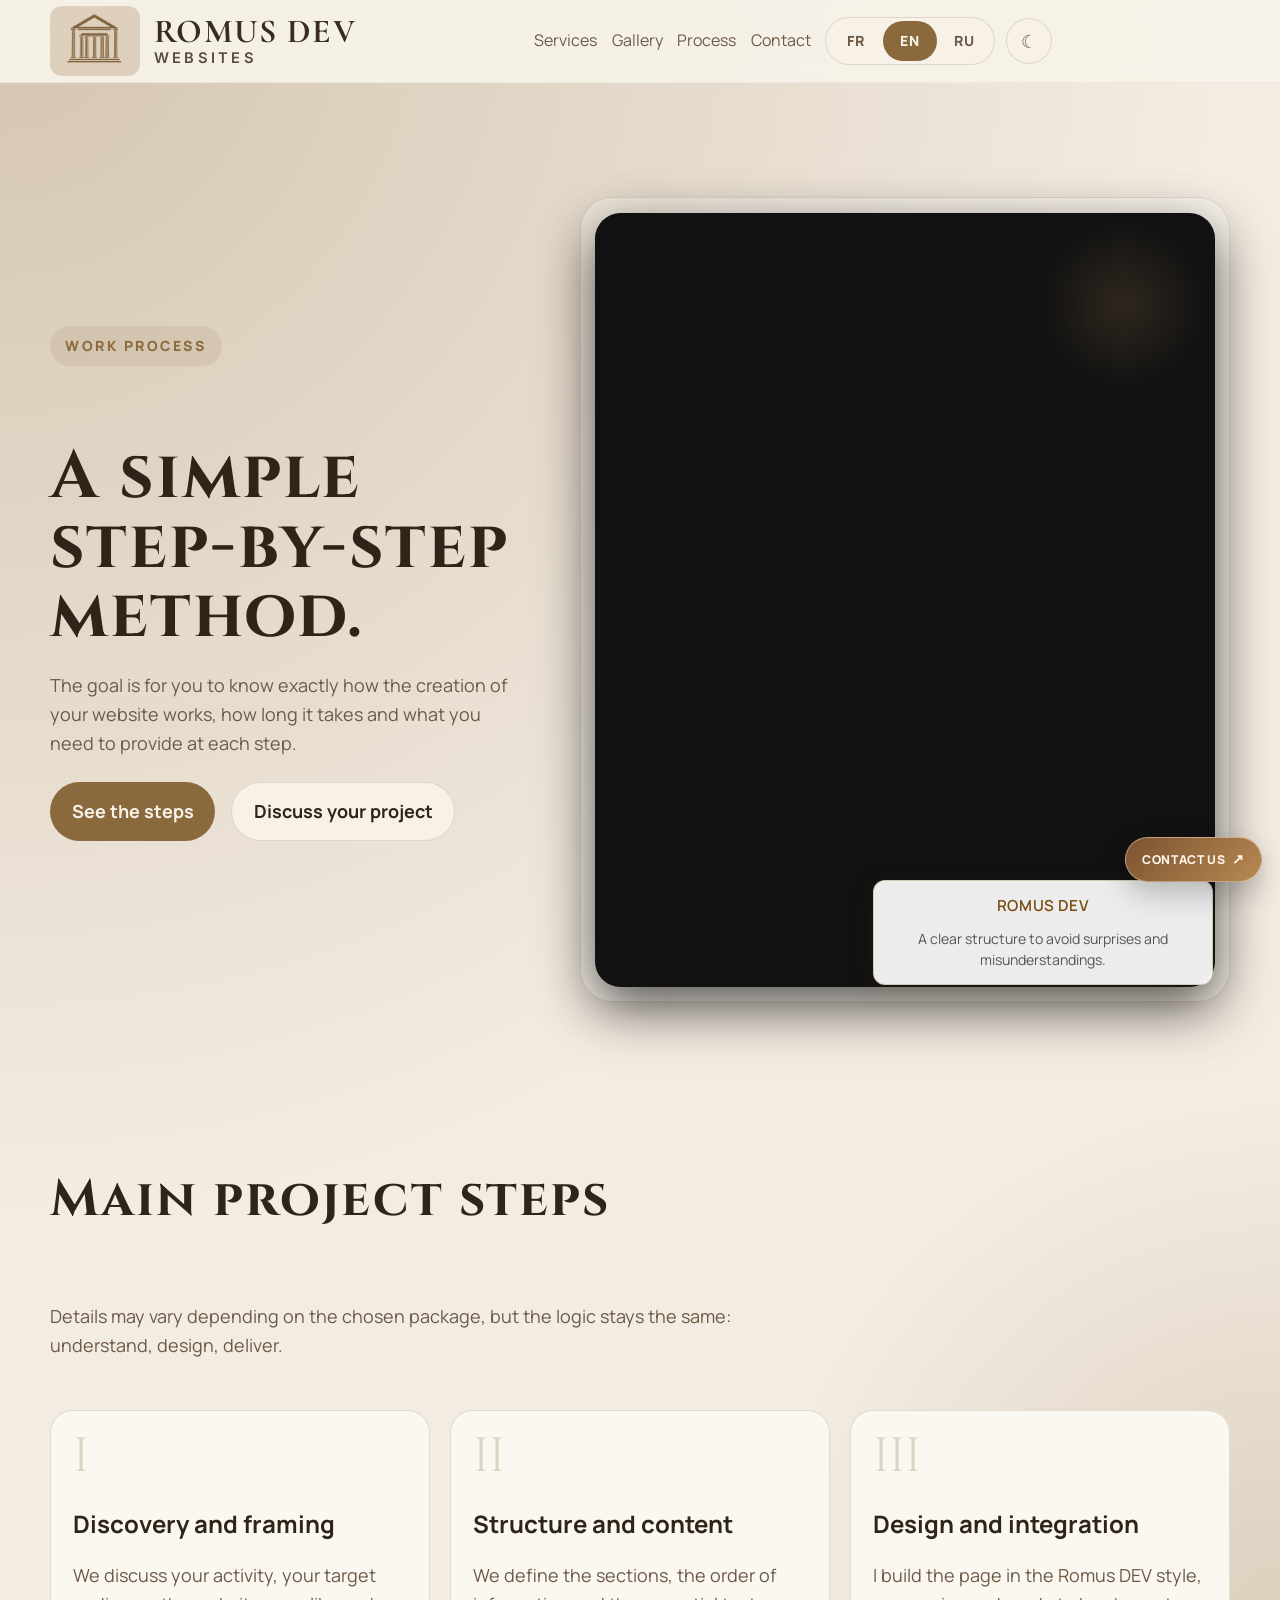
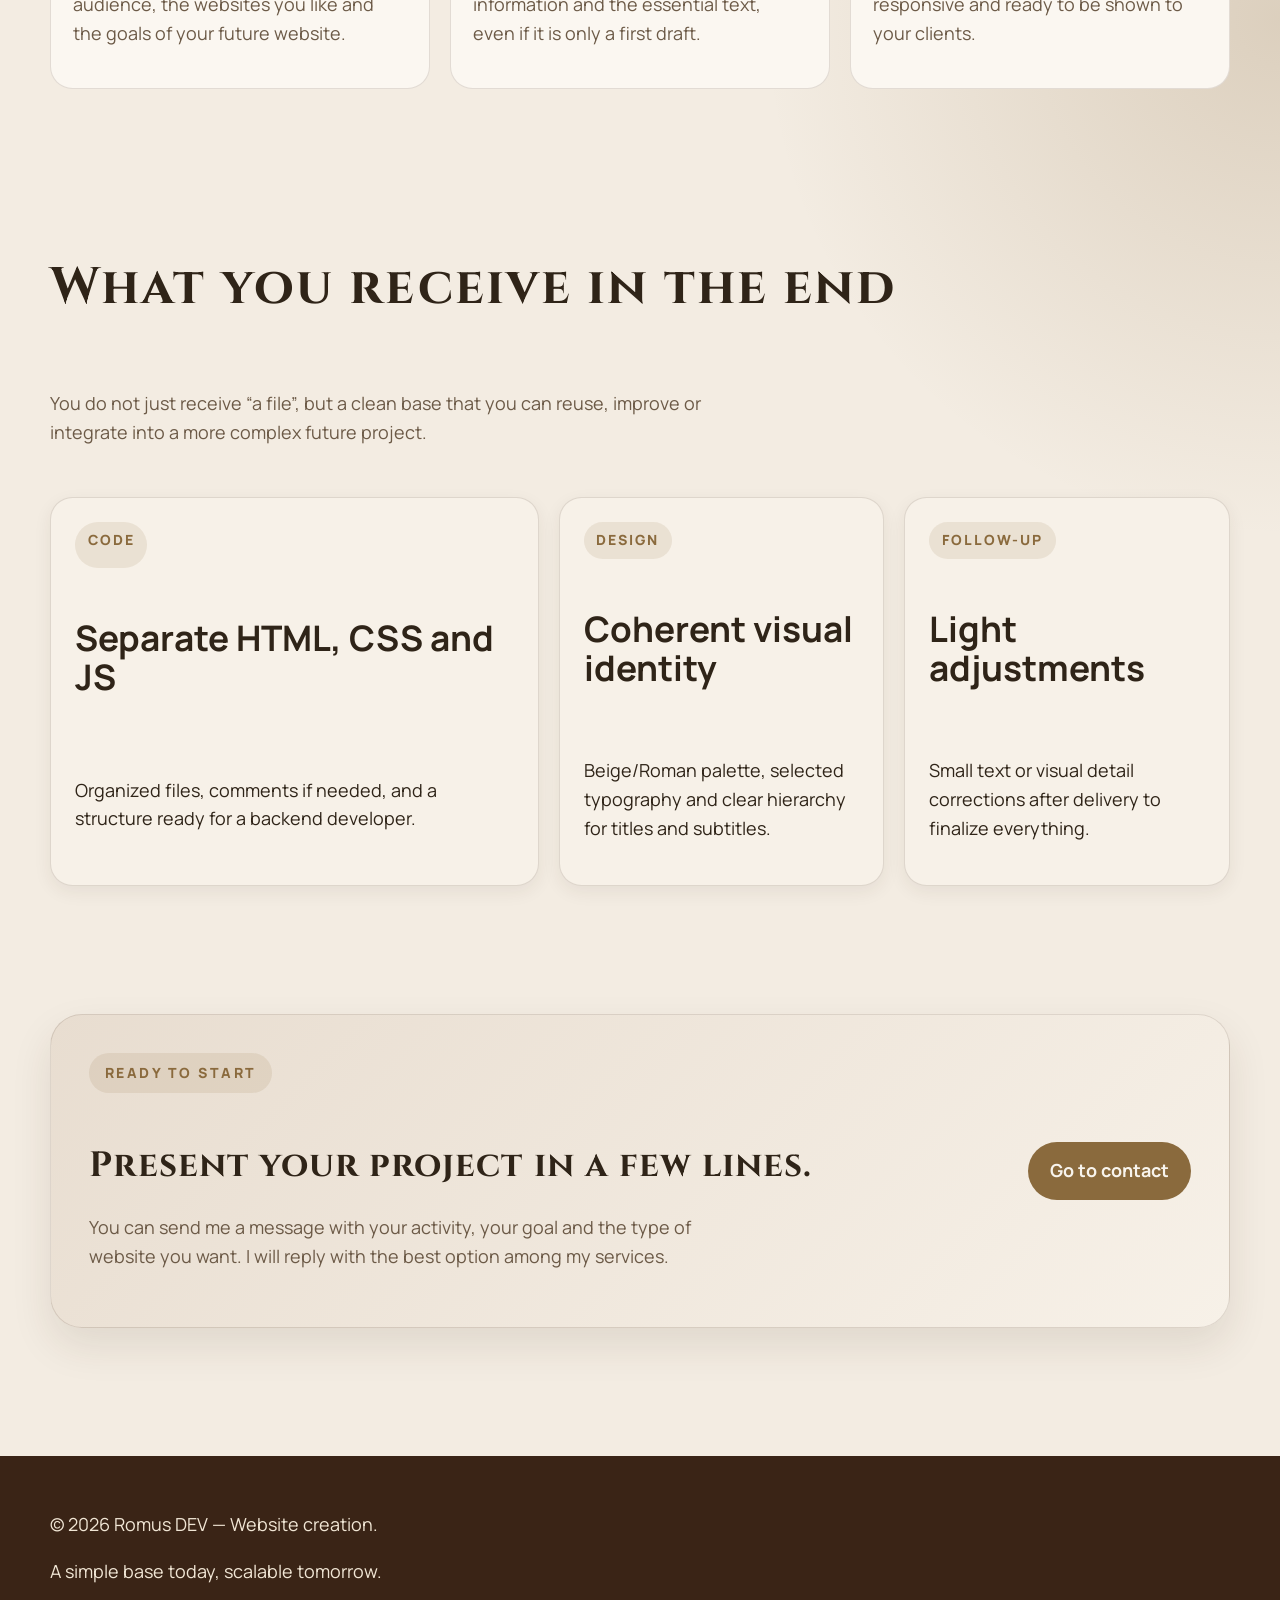
<file: process.html>
<!DOCTYPE html>
<html lang="fr" data-theme="light">

<head>
  <meta charset="UTF-8" />
  <meta name="viewport" content="width=device-width, initial-scale=1.0" />
  <title data-i18n="processPageTitle">Méthode — Romus DEV</title>
  <meta name="description"
    content="La méthode Romus DEV pour créer un site : compréhension du besoin, conception de la page, livraison et ajustements."
    data-i18n="processMetaDescription" />

  <link rel="preconnect" href="https://fonts.googleapis.com">
  <link rel="preconnect" href="https://fonts.gstatic.com" crossorigin>
  <link
    href="https://fonts.googleapis.com/css2?family=Cinzel:wght@500;600;700&family=Manrope:wght@400;500;600;700;800&display=swap"
    rel="stylesheet">
  <link rel="preconnect" href="https://fonts.googleapis.com">
  <link rel="preconnect" href="https://fonts.gstatic.com" crossorigin>
  <link
    href="https://fonts.googleapis.com/css2?family=Cormorant+Garamond:wght@600;700&family=Inter:wght@400;500;600;700&display=swap"
    rel="stylesheet">
  <link rel="stylesheet" href="./css/style.css" />
  <script src="./languages/languages.js"></script>
  <script src="./js/script.js" defer></script>

</head>

<body>
  <!-- <a href="#contenu" class="skip-link" data-i18n="skipLink">Aller au contenu</a> -->
  <a href="https://wa.me/+33755097194" class="sticky-contact" aria-label="Contacter via WhatsApp" target="_blank"
    rel="noopener noreferrer" data-i18n="stickyContact">
    Pour contacter
  </a>

  <header class="site-header">
    <div class="container nav">
      <a href="./index.html#top" class="brand" aria-label="Romus DEV accueil">
        <img class="brand-mark" src="./img/logo_romus_beige.jpg" alt="Romus Dev logo">

        <span class="brand-name">
          <strong>ROMUS DEV</strong>
          <span data-i18n="brandSubtitle">Sites internet</span>
        </span>
      </a>

      <nav class="nav-links" aria-label="Navigation principale">
        <a href="./services.html" data-i18n="navServices">Services</a>
        <a href="./gallery.html" data-i18n="navGallery">Galerie</a>
        <a href="./process.html" data-i18n="navProcess">Méthode</a>
        <a href="./contact.html" data-i18n="navContact">Contact</a>

        <div class="toolbar">
          <div class="lang-switcher" aria-label="Choix de langue">
            <button class="lang-btn active" type="button" data-lang="fr">FR</button>
            <button class="lang-btn" type="button" data-lang="en">EN</button>
            <button class="lang-btn" type="button" data-lang="ru">RU</button>
          </div>

          <button class="theme-toggle" type="button" data-theme-toggle aria-label="Activer le mode sombre"></button>
        </div>
      </nav>
    </div>
  </header>

  <main id="contenu">
    <section class="hero" id="top">
      <div class="container hero-grid">
        <div class="reveal">
          <div class="eyebrow" data-i18n="processHeroEyebrow">Méthode de travail</div>
          <h1 data-i18n="processHeroTitle">Une méthode simple, étape par étape.</h1>
          <p data-i18n="processHeroText">
            Le but est que vous sachiez exactement comment se passe la création de votre site,
            combien de temps cela prend et ce que vous devez fournir à chaque étape.
          </p>
          <div class="hero-actions">
            <a class="btn btn-primary" href="#etapes" data-i18n="processHeroCtaPrimary">Voir les étapes</a>
            <a class="btn btn-secondary" href="contact.html" data-i18n="processHeroCtaSecondary">Parler de votre
              projet</a>
          </div>
        </div>

        <div class="hero-card reveal" aria-hidden="true">
          <div class="hero-image">
            <!-- SVG comme avant -->
          </div>
          <div class="floating-note">
            <strong>Romus DEV</strong>
            <span data-i18n="processHeroNote">
              Une structure claire pour éviter les surprises et les malentendus.
            </span>
          </div>
        </div>
      </div>
    </section>

    <section id="etapes">
      <div class="container">
        <div class="section-head reveal">
          <h2 data-i18n="processStepsTitle">Les grandes étapes du projet</h2>
          <p data-i18n="processStepsIntro">
            Les détails peuvent varier selon le pack choisi, mais la logique reste la même&nbsp;: comprendre, concevoir,
            livrer.
          </p>
        </div>

        <div class="process">
          <article class="step reveal">
            <div class="step-number">I</div>
            <h3 data-i18n="processStep1Title">Découverte et cadrage</h3>
            <p data-i18n="processStep1Text">
              Nous échangeons sur votre activité, votre public cible, les sites que vous appréciez
              et les objectifs de votre futur site.
            </p>
          </article>

          <article class="step reveal">
            <div class="step-number">II</div>
            <h3 data-i18n="processStep2Title">Structure et contenu</h3>
            <p data-i18n="processStep2Text">
              Nous définissons les sections, l’ordre des informations et les textes essentiels,
              même si ce n’est qu’une première version.
            </p>
          </article>

          <article class="step reveal">
            <div class="step-number">III</div>
            <h3 data-i18n="processStep3Title">Design et intégration</h3>
            <p data-i18n="processStep3Text">
              Je construis la page dans le style Romus DEV, responsive et prête à être présentée à vos clients.
            </p>
          </article>
        </div>
      </div>
    </section>

    <section id="livraison">
      <div class="container">
        <div class="section-head reveal">
          <h2 data-i18n="processDeliveryTitle">Ce que vous recevez à la fin</h2>
          <p data-i18n="processDeliveryIntro">
            Vous ne recevez pas seulement «&nbsp;un fichier&nbsp;», mais une base propre que vous pouvez réutiliser,
            faire évoluer ou intégrer dans un futur projet plus complexe.
          </p>
        </div>

        <div class="services-grid">
          <article class="service-card reveal">
            <span class="service-label" data-i18n="processDeliveryCard1Label">Code</span>
            <h3 data-i18n="processDeliveryCard1Title">HTML, CSS et JS séparés</h3>
            <p data-i18n="processDeliveryCard1Text">
              Fichiers organisés, commentaires si besoin, et structure prête pour un développeur backend.
            </p>
          </article>

          <article class="service-card reveal">
            <span class="service-label" data-i18n="processDeliveryCard2Label">Design</span>
            <h3 data-i18n="processDeliveryCard2Title">Identité visuelle cohérente</h3>
            <p data-i18n="processDeliveryCard2Text">
              Palette beige/romaine, typographies choisies, hiérarchie claire pour les titres et sous-titres.
            </p>
          </article>

          <article class="service-card reveal">
            <span class="service-label" data-i18n="processDeliveryCard3Label">Suivi</span>
            <h3 data-i18n="processDeliveryCard3Title">Ajustements légers</h3>
            <p data-i18n="processDeliveryCard3Text">
              Petites corrections de texte ou de détails visuels après la livraison, pour finaliser l’ensemble.
            </p>
          </article>
        </div>
      </div>
    </section>

    <section id="cta-process">
      <div class="container">
        <div class="cta-box reveal">
          <div>
            <div class="eyebrow" style="margin-bottom:1rem" data-i18n="processCtaEyebrow">Envie de commencer</div>
            <h2
              style="font-family:var(--font-display);font-size:var(--text-xl);margin-bottom:0.8rem;letter-spacing:0.03em"
              data-i18n="processCtaTitle">
              Présentez votre projet en quelques lignes.
            </h2>
            <p data-i18n="processCtaText">
              Vous pouvez m’envoyer un message avec votre activité, votre objectif et le type de site que vous
              souhaitez.
              Je vous répondrai avec la meilleure option parmi mes services.
            </p>
          </div>
          <a href="contact.html" class="btn btn-primary" data-i18n="processCtaButton">Aller au contact</a>
        </div>
      </div>
    </section>
  </main>

  <footer class="footer-wrap">
    <div class="container footer-card">
      <div class="footer-top">
        <div>
          <p data-i18n="footerLeft">© 2026 Romus DEV — Création de sites internet.</p>
          <p data-i18n="footerRight">Une base simple aujourd'hui, évolutive demain.</p>
        </div>
        <div class="footer-social" aria-label="Réseaux sociaux">
        </div>
      </div>
    </div>
  </footer>
</body>

</html>
</file>
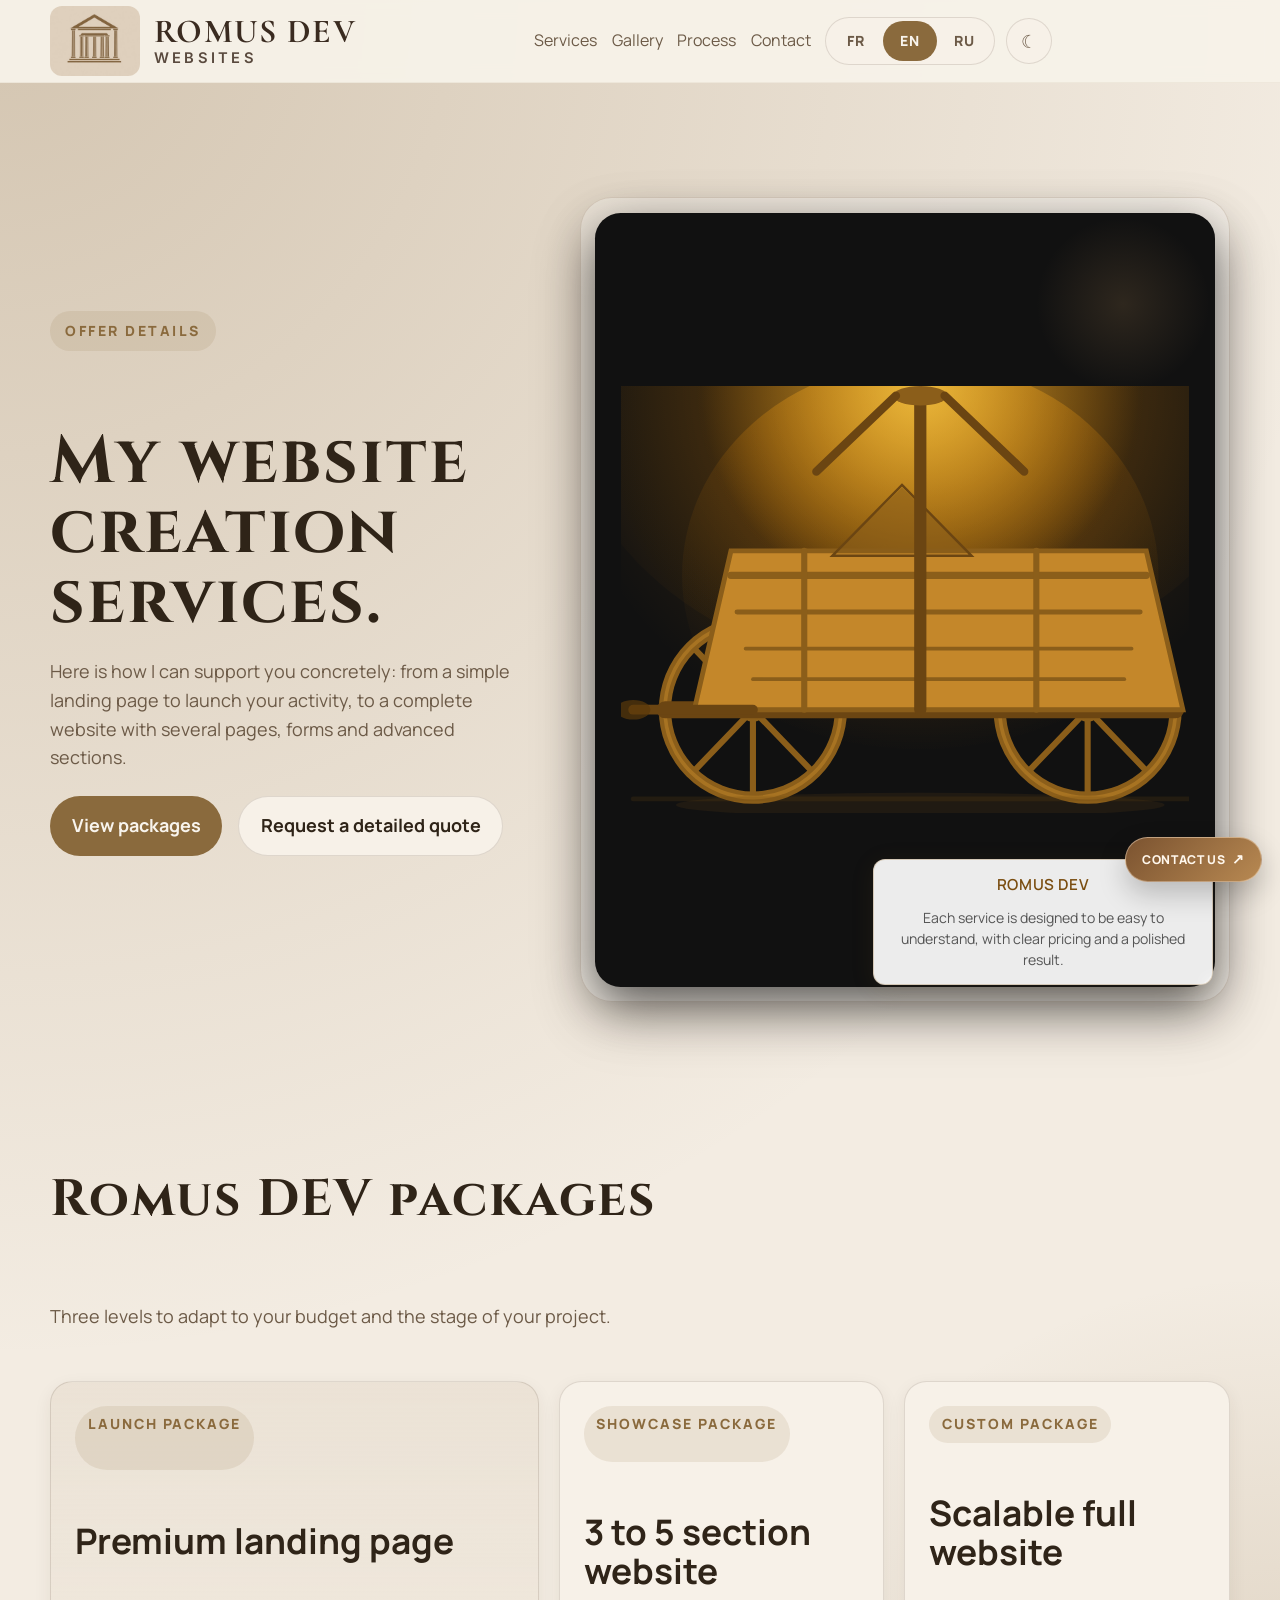
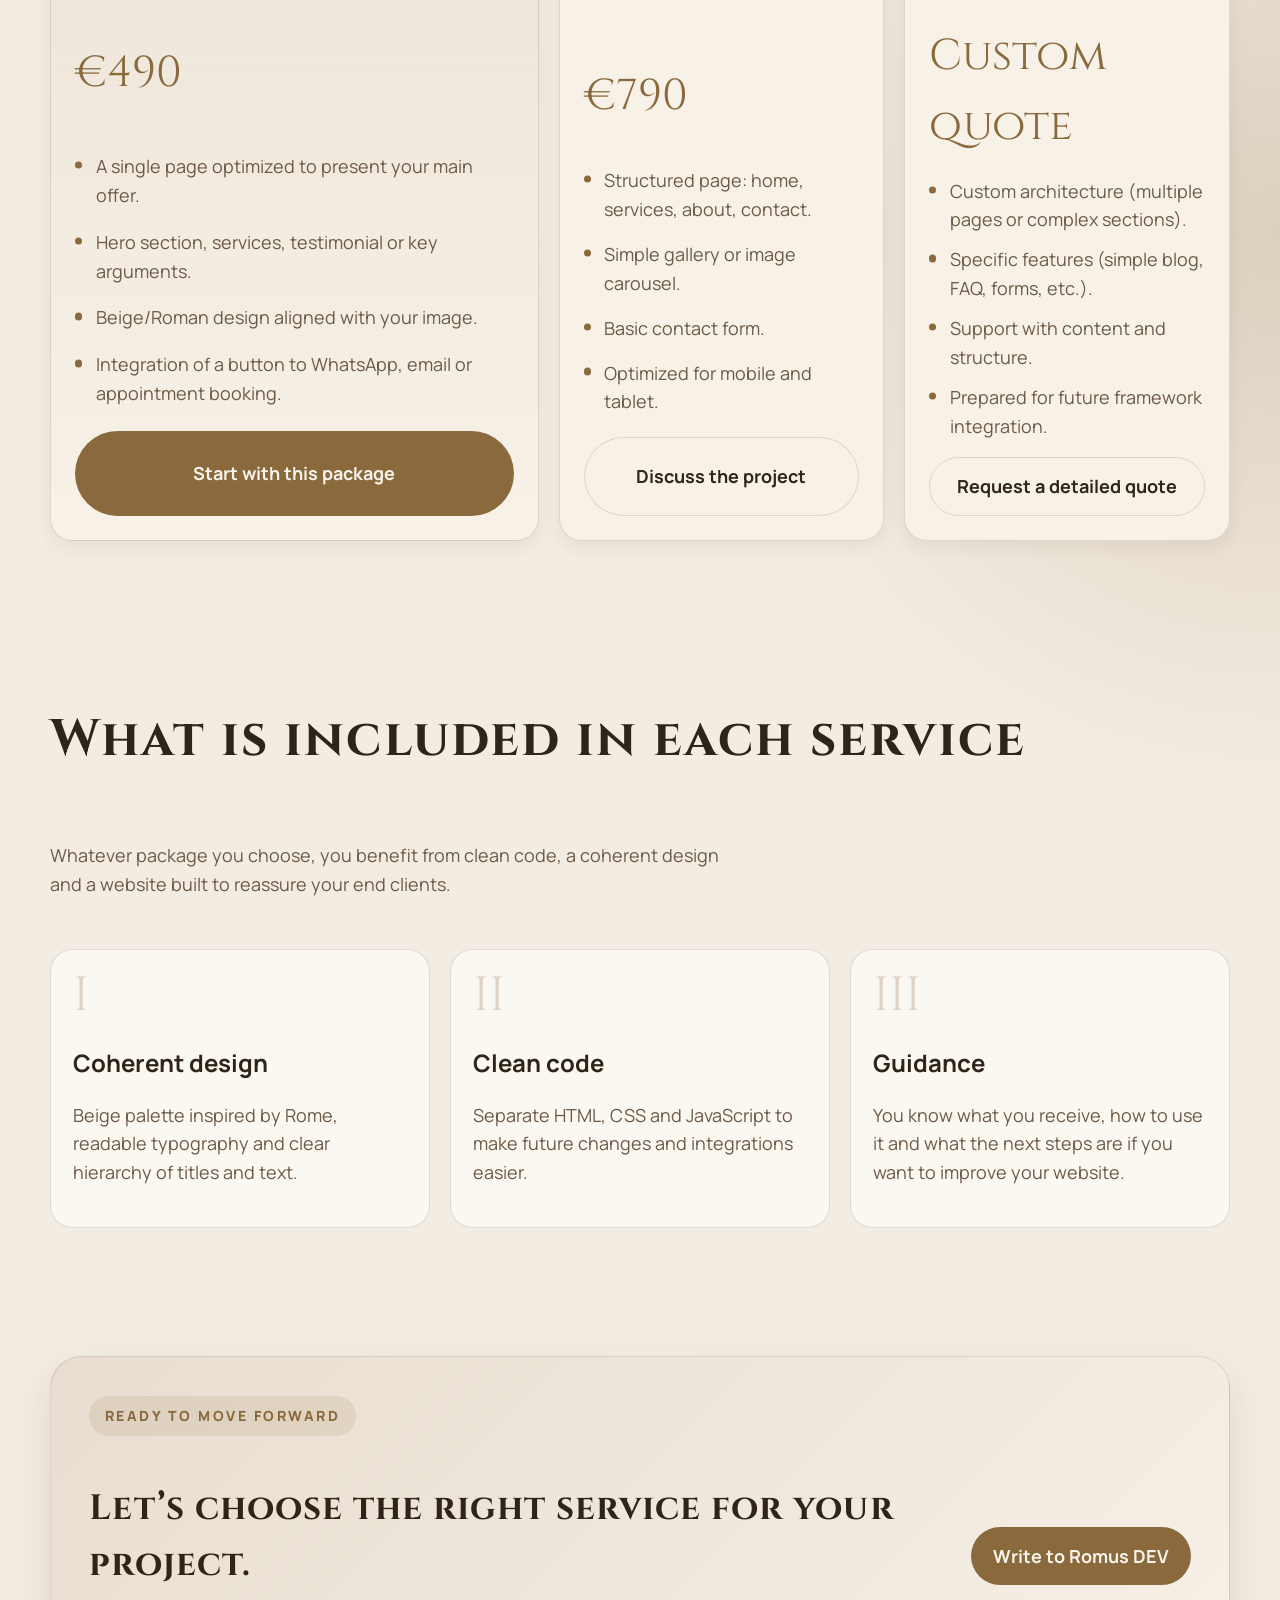
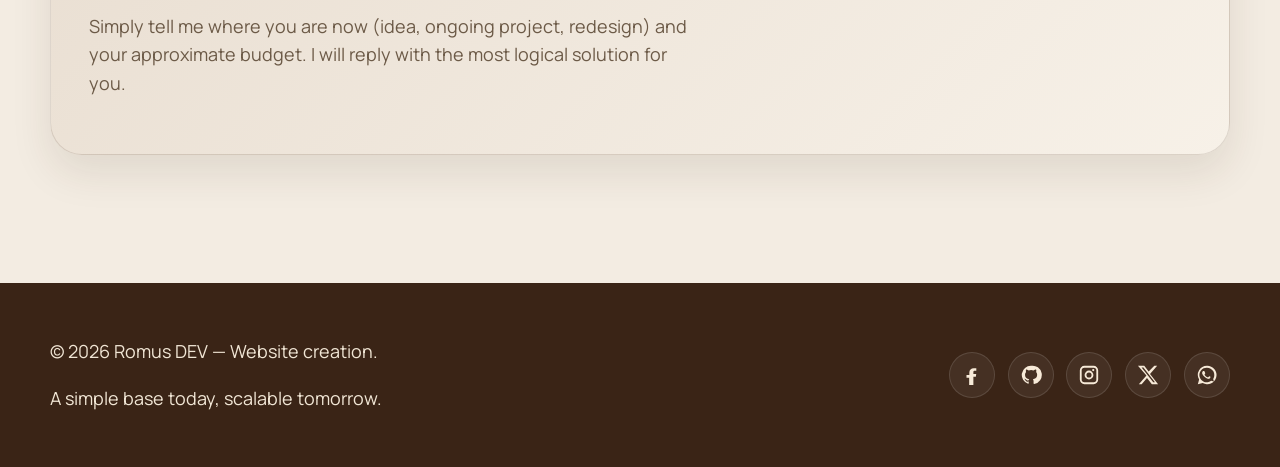
<file: services.html>
<!DOCTYPE html>
<html lang="fr" data-theme="light">

<head>
  <meta charset="UTF-8" />
  <meta name="viewport" content="width=device-width, initial-scale=1.0" />
  <title data-i18n="servicesPageTitle">Services — Romus DEV</title>
  <meta name="description"
    content="Les services Romus DEV : création de sites vitrines élégants, landing pages et sites complets pour petites entreprises et indépendants."
    data-i18n="servicesMetaDescription" />

  <!-- mêmes fonts + CSS que l'accueil -->
  <link rel="preconnect" href="https://fonts.googleapis.com">
  <link rel="preconnect" href="https://fonts.gstatic.com" crossorigin>
  <link
    href="https://fonts.googleapis.com/css2?family=Cinzel:wght@500;600;700&family=Manrope:wght@400;500;600;700;800&display=swap"
    rel="stylesheet">
  <link rel="preconnect" href="https://fonts.googleapis.com">
  <link rel="preconnect" href="https://fonts.gstatic.com" crossorigin>
  <link
    href="https://fonts.googleapis.com/css2?family=Cormorant+Garamond:wght@600;700&family=Inter:wght@400;500;600;700&display=swap"
    rel="stylesheet">
  <link rel="stylesheet" href="./css/style.css" />

  <!-- JS principal (thème + langues) -->
  <script src="./languages/languages.js"></script>
  <script src="./js/script.js" defer></script>
</head>

<body>
  <!-- <a href="#contenu" class="skip-link" data-i18n="skipLink">Aller au contenu</a> -->
  <a href="https://wa.me/+33755097194" class="sticky-contact" aria-label="Contacter via WhatsApp" target="_blank"
    rel="noopener noreferrer" data-i18n="stickyContact">
    Pour contacter
  </a>

  <header class="site-header">
    <div class="container nav">
      <a href="./index.html#top" class="brand" aria-label="Romus DEV accueil">
        <img class="brand-mark" src="./img/logo_romus_beige.jpg" alt="Romus Dev logo">

        <span class="brand-name">
          <strong>ROMUS DEV</strong>
          <span data-i18n="brandSubtitle">Sites internet</span>
        </span>
      </a>

      <nav class="nav-links" aria-label="Navigation principale">
        <a href="./services.html" data-i18n="navServices">Services</a>
        <a href="./gallery.html" data-i18n="navGallery">Galerie</a>
        <a href="./process.html" data-i18n="navProcess">Méthode</a>
        <a href="./contact.html" data-i18n="navContact">Contact</a>

        <div class="toolbar">
          <div class="lang-switcher" aria-label="Choix de langue">
            <button class="lang-btn active" type="button" data-lang="fr">FR</button>
            <button class="lang-btn" type="button" data-lang="en">EN</button>
            <button class="lang-btn" type="button" data-lang="ru">RU</button>
          </div>

          <button class="theme-toggle" type="button" data-theme-toggle aria-label="Activer le mode sombre"></button>
        </div>
      </nav>
    </div>
  </header>

  <main id="contenu">
    <!-- HERO SERVICES -->
    <section class="hero" id="top">
      <div class="container hero-grid">
        <div class="reveal">
          <div class="eyebrow" data-i18n="servicesHeroEyebrow">Détail des offres</div>
          <h1 data-i18n="servicesHeroTitle">Mes services de création de sites internet.</h1>
          <p data-i18n="servicesHeroText">
            Voici comment je peux vous accompagner concrètement&nbsp;: de la simple landing page pour lancer
            votre activité, jusqu’au site complet avec plusieurs pages, formulaires et sections avancées.
          </p>
          <div class="hero-actions">
            <a class="btn btn-primary" href="#packs" data-i18n="servicesHeroCtaPrimary">Voir les packs</a>
            <a class="btn btn-secondary" href="contact.html" data-i18n="servicesHeroCtaSecondary">Demander un devis
              précis</a>
          </div>
        </div>

        <div class="hero-card reveal" aria-hidden="true">
          <div class="hero-image">
            <svg viewBox="70 45 465 350" preserveAspectRatio="xMidYMid slice" fill="none"
              xmlns="http://www.w3.org/2000/svg" aria-hidden="true">

              <defs>
                <radialGradient id="soleil" gradientUnits="userSpaceOnUse" cx="315" cy="45" r="300">
                  <stop offset="0%" stop-color="#FFC840" stop-opacity="0.6" />
                  <stop offset="60%" stop-color="#FF9500" stop-opacity="0.1" />
                  <stop offset="100%" stop-color="#FF9500" stop-opacity="0" />
                </radialGradient>
              </defs>

              <!-- Soleil et halos (s'allument seulement en dark via CSS) -->
              <rect class="sun-glow" x="70" y="45" width="465" height="350" fill="url(#soleil)">
                <animate attributeName="opacity" values="0.7;1;0.7" dur="5s" repeatCount="indefinite" />
              </rect>

              <ellipse class="sun-glow" cx="315" cy="200" rx="180" ry="160" fill="url(#soleil)">
                <animate attributeName="rx" values="180;200;180" dur="4s" repeatCount="indefinite" />
                <animate attributeName="ry" values="160;180;160" dur="4s" repeatCount="indefinite" />
                <animate attributeName="opacity" values="0.85;1;0.85" dur="4s" repeatCount="indefinite" />
              </ellipse>

              <ellipse class="sun-glow" cx="315" cy="55" rx="270" ry="210" fill="url(#soleil)">
                <animate attributeName="rx" values="270;295;270" dur="4s" repeatCount="indefinite" />
                <animate attributeName="ry" values="210;230;210" dur="4s" repeatCount="indefinite" />
                <animate attributeName="opacity" values="0.85;1;0.85" dur="4s" repeatCount="indefinite" />
              </ellipse>

              <!-- Roue gauche -->
              <g class="wheel-left">
                <circle cx="178" cy="310" r="72" stroke="#8B5E1A" stroke-width="10" />
                <circle cx="178" cy="310" r="10" fill="#8B5E1A" />
                <line x1="178" y1="238" x2="178" y2="382" stroke="#8B5E1A" stroke-width="5" stroke-linecap="round" />
                <line x1="106" y1="310" x2="250" y2="310" stroke="#8B5E1A" stroke-width="5" stroke-linecap="round" />
                <line x1="129" y1="259" x2="227" y2="361" stroke="#8B5E1A" stroke-width="5" stroke-linecap="round" />
                <line x1="227" y1="259" x2="129" y2="361" stroke="#8B5E1A" stroke-width="5" stroke-linecap="round" />
                <circle cx="178" cy="310" r="72" fill="none" stroke="#C4872A" stroke-width="3" opacity="0.5" />
              </g>

              <!-- Roue droite -->
              <g class="wheel-right">
                <circle cx="452" cy="310" r="72" stroke="#8B5E1A" stroke-width="10" />
                <circle cx="452" cy="310" r="10" fill="#8B5E1A" />
                <line x1="452" y1="238" x2="452" y2="382" stroke="#8B5E1A" stroke-width="5" stroke-linecap="round" />
                <line x1="380" y1="310" x2="524" y2="310" stroke="#8B5E1A" stroke-width="5" stroke-linecap="round" />
                <line x1="403" y1="259" x2="501" y2="361" stroke="#8B5E1A" stroke-width="5" stroke-linecap="round" />
                <line x1="501" y1="259" x2="403" y2="361" stroke="#8B5E1A" stroke-width="5" stroke-linecap="round" />
                <circle cx="452" cy="310" r="72" fill="none" stroke="#C4872A" stroke-width="3" opacity="0.5" />
              </g>

              <!-- Essieu -->
              <line x1="106" y1="310" x2="524" y2="310" stroke="#6B4512" stroke-width="14" stroke-linecap="round" />

              <!-- Caisse du chariot -->
              <polygon points="130,310 530,310 500,180 160,180" fill="#C4872A" />
              <polygon points="130,310 530,310 500,180 160,180" fill="none" stroke="#8B5E1A" stroke-width="4" />

              <!-- Lattes horizontales -->
              <line x1="160" y1="200" x2="500" y2="200" stroke="#8B5E1A" stroke-width="6" stroke-linecap="round" />
              <line x1="165" y1="230" x2="495" y2="230" stroke="#8B5E1A" stroke-width="4" stroke-linecap="round" />
              <line x1="172" y1="260" x2="488" y2="260" stroke="#8B5E1A" stroke-width="3" stroke-linecap="round" />
              <line x1="178" y1="285" x2="482" y2="285" stroke="#8B5E1A" stroke-width="3" stroke-linecap="round" />

              <!-- Montants verticaux -->
              <line x1="220" y1="180" x2="220" y2="310" stroke="#8B5E1A" stroke-width="5" stroke-linecap="round" />
              <line x1="315" y1="180" x2="315" y2="310" stroke="#8B5E1A" stroke-width="5" stroke-linecap="round" />
              <line x1="410" y1="180" x2="410" y2="310" stroke="#8B5E1A" stroke-width="5" stroke-linecap="round" />

              <!-- Fronton triangulaire -->
              <polygon points="300,128 354,182 246,182" fill="#8B5E1A" opacity="0.6" />
              <polygon points="300,126 357,184 243,184" fill="none" stroke="#6B4512" stroke-width="2" />

              <!-- Timon -->
              <line x1="315" y1="310" x2="315" y2="58" stroke="#6B4512" stroke-width="10" stroke-linecap="round" />

              <!-- Joug -->
              <ellipse cx="315" cy="53" rx="22" ry="8" fill="#8B5E1A" />
              <line x1="295" y1="53" x2="230" y2="115" stroke="#6B4512" stroke-width="7" stroke-linecap="round" />
              <line x1="335" y1="53" x2="400" y2="115" stroke="#6B4512" stroke-width="7" stroke-linecap="round" />

              <!-- Flèche avant -->
              <line x1="80" y1="310" x2="178" y2="310" stroke="#6B4512" stroke-width="8" stroke-linecap="round" />
              <ellipse cx="80" cy="310" rx="14" ry="8" fill="#5A3A0A" opacity="0.7" />

              <!-- Ombre sol -->
              <ellipse cx="315" cy="388" rx="200" ry="10" fill="#8B5E1A" opacity="0.12" />
              <line x1="80" y1="383" x2="580" y2="383" stroke="#6B4512" stroke-width="4" stroke-linecap="round"
                opacity="0.2" />
            </svg>
          </div>

          <div class="floating-note">
            <strong>ROMUS DEV</strong>
            <span data-i18n="servicesHeroNote">
              Chaque service est pensé pour être simple à comprendre,
              avec un prix clair et un résultat soigné.
            </span>
          </div>
        </div>

    </section>

    <!-- PACKS PRINCIPAUX -->
    <section id="packs">
      <div class="container">
        <div class="section-head reveal">
          <h2 data-i18n="packsTitle">Les packs Romus DEV</h2>
          <p data-i18n="packsIntro">
            Trois niveaux pour s’adapter à votre budget et à l’étape où se trouve votre projet.
          </p>
        </div>

        <div class="services-grid">
          <article class="service-card featured reveal">
            <span class="service-label" data-i18n="pack1Label">Pack lancement</span>
            <h3 data-i18n="pack1Title">Landing page premium</h3>
            <div class="price" data-i18n="pack1Price">€490</div>
            <ul>
              <li data-i18n="pack1Feat1">Une page unique optimisée pour présenter votre offre principale.</li>
              <li data-i18n="pack1Feat2">Section héros, services, témoignage ou argumentaire.</li>
              <li data-i18n="pack1Feat3">Design beige/romain cohérent avec votre image.</li>
              <li data-i18n="pack1Feat4">Intégration d’un bouton vers WhatsApp, email ou prise de rendez-vous.</li>
            </ul>
            <a href="contact.html" class="btn btn-primary" data-i18n="pack1Cta">Commencer avec ce pack</a>
          </article>

          <article class="service-card reveal">
            <span class="service-label" data-i18n="pack2Label">Pack vitrine</span>
            <h3 data-i18n="pack2Title">Site 3 à 5 sections</h3>
            <div class="price" data-i18n="pack2Price">€790</div>
            <ul>
              <li data-i18n="pack2Feat1">Page structurée&nbsp;: accueil, services, à propos, contact.</li>
              <li data-i18n="pack2Feat2">Galerie simple ou carrousel d’images.</li>
              <li data-i18n="pack2Feat3">Formulaire de contact basique.</li>
              <li data-i18n="pack2Feat4">Optimisé pour mobile et tablette.</li>
            </ul>
            <a href="contact.html" class="btn btn-secondary" data-i18n="pack2Cta">Parler du projet</a>
          </article>

          <article class="service-card reveal">
            <span class="service-label" data-i18n="pack3Label">Pack sur mesure</span>
            <h3 data-i18n="pack3Title">Site complet évolutif</h3>
            <div class="price" data-i18n="pack3Price">Sur devis</div>
            <ul>
              <li data-i18n="pack3Feat1">Architecture personnalisée (plusieurs pages ou sections complexes).</li>
              <li data-i18n="pack3Feat2">Fonctionnalités spécifiques (blog simple, FAQ, formulaires, etc.).</li>
              <li data-i18n="pack3Feat3">Accompagnement sur le contenu et la structure.</li>
              <li data-i18n="pack3Feat4">Préparation pour une intégration future dans un framework.</li>
            </ul>
            <a href="contact.html" class="btn btn-secondary" data-i18n="pack3Cta">Demander un devis détaillé</a>
          </article>
        </div>
      </div>
    </section>

    <!-- SECTION DÉTAILS -->
    <section id="details">
      <div class="container">
        <div class="section-head reveal">
          <h2 data-i18n="detailsTitle">Ce qui est inclus dans chaque service</h2>
          <p data-i18n="detailsIntro">
            Quel que soit le pack choisi, vous bénéficiez d’un code propre, d’un design cohérent et d’un site
            conçu pour rassurer vos clients finaux.
          </p>
        </div>

        <div class="process">
          <article class="step reveal">
            <div class="step-number">I</div>
            <h3 data-i18n="details1Title">Design cohérent</h3>
            <p data-i18n="details1Text">
              Palette beige inspirée de Rome, typographies lisibles et hiérarchie claire des titres et des textes.
            </p>
          </article>
          <article class="step reveal">
            <div class="step-number">II</div>
            <h3 data-i18n="details2Title">Code propre</h3>
            <p data-i18n="details2Text">
              HTML, CSS et JavaScript séparés pour faciliter les futures évolutions et intégrations.
            </p>
          </article>
          <article class="step reveal">
            <div class="step-number">III</div>
            <h3 data-i18n="details3Title">Accompagnement</h3>
            <p data-i18n="details3Text">
              Vous savez ce que vous recevez, comment l’utiliser et quelles sont les prochaines étapes si vous souhaitez
              faire évoluer votre site.
            </p>
          </article>
        </div>
      </div>
    </section>

    <!-- CTA FINAL -->
    <section id="contact-services">
      <div class="container">
        <div class="cta-box reveal">
          <div>
            <div class="eyebrow" style="margin-bottom:1rem" data-i18n="servicesCtaEyebrow">Prêt à avancer</div>
            <h2
              style="font-family:var(--font-display);font-size:var(--text-xl);margin-bottom:0.8rem;letter-spacing:0.03em"
              data-i18n="servicesCtaTitle">
              Choisissons ensemble le bon service pour votre projet.
            </h2>
            <p data-i18n="servicesCtaText">
              Indiquez simplement où vous en êtes (idée, projet en cours, refonte) et votre budget approximatif.
              Je vous répondrai avec la solution la plus logique pour vous.
            </p>
          </div>
          <a href="mailto:contact@romus.dev" class="btn btn-primary" data-i18n="servicesCtaButton">Écrire à Romus
            DEV</a>
        </div>
      </div>
    </section>
  </main>

  <footer class="footer-wrap">
    <div class="container footer-card">
      <div class="footer-top">
        <div>
          <p data-i18n="footerLeft">© 2026 Romus DEV — Création de sites internet.</p>
          <p data-i18n="footerRight">Une base simple aujourd'hui, évolutive demain.</p>
        </div>
        <div class="footer-social" aria-label="Réseaux sociaux">
          <!-- mêmes icônes que l'index -->
          <a class="social-link" href="https://facebook.com/" target="_blank" rel="noopener noreferrer"
            aria-label="Facebook">
            <svg viewBox="0 0 24 24">
              <path
                d="M13.5 22v-8h2.7l.4-3.1h-3.1V8.9c0-.9.2-1.5 1.5-1.5h1.7V4.7c-.3 0-1.5-.1-2.8-.1-2.8 0-4.8 1.7-4.8 4.8v2.5H6v3.1h2.9v8h4.6z" />
            </svg>
          </a>
          <a class="social-link" href="https://github.com/" target="_blank" rel="noopener noreferrer"
            aria-label="GitHub">
            <svg viewBox="0 0 24 24">
              <path
                d="M12 2a10 10 0 0 0-3.2 19.5c.5.1.7-.2.7-.5v-1.8c-2.8.6-3.4-1.2-3.4-1.2-.4-1-.9-1.3-.9-1.3-.8-.6.1-.6.1-.6.9.1 1.4.9 1.4.9.8 1.4 2.2 1 2.8.8.1-.6.3-1 .6-1.2-2.2-.3-4.6-1.1-4.6-5.1 0-1.1.4-2.1 1.1-2.8-.1-.3-.5-1.3.1-2.8 0 0 .9-.3 2.8 1.1a9.5 9.5 0 0 1 5.2 0c1.9-1.4 2.8-1.1 2.8-1.1.6 1.5.2 2.5.1 2.8.7.7 1.1 1.7 1.1 2.8 0 4-2.4 4.8-4.6 5.1.3.3.7.9.7 1.9v2.8c0 .3.2.6.7.5A10 10 0 0 0 12 2z" />
            </svg>
          </a>
          <a class="social-link" href="https://instagram.com/" target="_blank" rel="noopener noreferrer"
            aria-label="Instagram">
            <svg viewBox="0 0 24 24">
              <path
                d="M7 2h10a5 5 0 0 1 5 5v10a5 5 0 0 1-5 5H7a5 5 0 0 1-5-5V7a5 5 0 0 1 5-5zm0 2a3 3 0 0 0-3 3v10a3 3 0 0 0 3 3h10a3 3 0 0 0 3-3V7a3 3 0 0 0-3-3H7zm5 3.2A4.8 4.8 0 1 1 7.2 12 4.8 4.8 0 0 1 12 7.2zm0 2A2.8 2.8 0 1 0 14.8 12 2.8 2.8 0 0 0 12 9.2zM17.8 6.6a1.2 1.2 0 1 1-1.2-1.2 1.2 1.2 0 0 1 1.2 1.2z" />
            </svg>
          </a>
          <a class="social-link" href="https://x.com/" target="_blank" rel="noopener noreferrer" aria-label="X">
            <svg viewBox="0 0 24 24">
              <path
                d="M18.9 2H22l-7.8 8.9L23 22h-6.8l-5.3-6.7L5.1 22H2l8.3-9.4L1 2h6.9l4.8 6.1L18.9 2zm-1.2 18h1.9L7 3.9H5L17.7 20z" />
            </svg>
          </a>
          <a class="social-link" href="https://wa.me/" target="_blank" rel="noopener noreferrer" aria-label="WhatsApp">
            <svg viewBox="0 0 24 24">
              <path
                d="M12 2a9.9 9.9 0 0 0-8.6 14.9L2 22l5.3-1.4A10 10 0 1 0 12 2zm0 2a8 8 0 0 1 6.9 12l-.2.3.8 2.9-3-.8-.3.2A8 8 0 1 1 12 4zm4.1 10.1c-.2-.1-1.2-.6-1.4-.7-.2-.1-.4-.1-.6.1-.2.2-.7.7-.8.9-.2.2-.3.2-.6.1-.3-.1-1.1-.4-2-1.2-.7-.6-1.2-1.4-1.3-1.7-.1-.3 0-.4.1-.5.1-.1.2-.3.3-.4.1-.1.1-.2.2-.4.1-.1 0-.3 0-.4 0-.1-.6-1.4-.8-1.9-.2-.5-.4-.4-.6-.4h-.5c-.2 0-.4.1-.6.3-.2.2-.8.8-.8 1.9s.8 2.1.9 2.3c.1.2 1.6 2.5 3.9 3.5.5.2.9.4 1.2.5.5.2 1 .2 1.4.1.4-.1 1.2-.5 1.4-1 .2-.5.2-.9.2-1-.1-.1-.2-.2-.4-.3z" />
            </svg>
          </a>
        </div>
      </div>
    </div>
  </footer>
</body>

</html>
</file>
<file: css/style.css>
/******************************************
 * 1. VARIABLES & THEME (light / dark)
 ******************************************/

:root,
[data-theme="light"] {
  /* Échelle typographique */
  --text-xs: clamp(0.75rem, 0.7rem + 0.25vw, 0.875rem);
  --text-sm: clamp(0.875rem, 0.8rem + 0.35vw, 1rem);
  --text-base: clamp(1rem, 0.95rem + 0.25vw, 1.125rem);
  --text-lg: clamp(1.125rem, 1rem + 0.75vw, 1.5rem);
  --text-xl: clamp(1.5rem, 1.2rem + 1.25vw, 2.25rem);
  --text-2xl: clamp(2rem, 1.2rem + 2.5vw, 3.5rem);
  --text-3xl: clamp(2.5rem, 1rem + 4vw, 5rem);

  /* Espacements principaux */
  --space-4: 1rem;
  --space-5: 1.25rem;
  --space-6: 1.5rem;
  --space-8: 2rem;
  --space-10: 2.5rem;
  --space-16: 4rem;

  /* Couleurs surfaces & texte (jour) */
  --color-bg: #f3ece2;
  --color-surface: #f7f1e8;
  --color-surface-2: #fbf7f1;
  --color-surface-offset: #e8ddd0;

  --color-border: rgba(72, 54, 35, 0.14);
  --color-divider: rgba(72, 54, 35, 0.08);
  --color-text: #2f2418;
  --color-text-muted: #6c5a47;
  --color-text-inverse: #f8f4ed;

  /* Couleurs accent */
  --color-primary: #8a6a3d;
  --color-primary-hover: #6f532d;
  --color-primary-soft: rgba(138, 106, 61, 0.12);

  /* Ombres */
  --shadow-sm: 0 6px 18px rgba(61, 42, 24, 0.07);
  --shadow-md: 0 18px 40px rgba(61, 42, 24, 0.1);

  /* Rayons & transition */
  --radius-lg: 1.4rem;
  --radius-full: 9999px;
  --transition: 180ms cubic-bezier(0.16, 1, 0.3, 1);

  /* Typo */
  --font-display: "Cinzel", Georgia, serif;
  --font-body: "Manrope", Arial, sans-serif;

  /* Largeur de contenu */
  --content: 1180px;
}

[data-theme="dark"] {
  /* Surfaces & texte (nuit) */
  --color-bg: #120d09;
  --color-surface: #1a130e;
  --color-surface-2: #221913;
  --color-surface-offset: #2b2018;

  --color-border: rgba(244, 228, 205, 0.14);
  --color-divider: rgba(244, 228, 205, 0.08);

  --color-text: #f2e7d8;
  --color-text-muted: #c9b49a;
  --color-text-inverse: #1a140f;

  --color-primary: #d7b07a;
  --color-primary-hover: #ebc58f;
  --color-primary-soft: rgba(215, 176, 122, 0.14);

  --shadow-sm: 0 10px 24px rgba(0, 0, 0, 0.24);
  --shadow-md: 0 18px 40px rgba(0, 0, 0, 0.38);
}


/******************************************
 * 2. RESET & BASE
 ******************************************/

* {
  box-sizing: border-box;
}

html {
  scroll-behavior: smooth;
}

body {
  margin: 0;
  min-height: 100vh;
  padding-top: 82px;
  font-family: var(--font-body);
  font-size: var(--text-base);
  line-height: 1.6;
  color: var(--color-text);
  background:
    radial-gradient(circle at top left, color-mix(in srgb, var(--color-primary) 30%, transparent) 0, transparent 35%),
    radial-gradient(circle at right center, color-mix(in srgb, var(--color-primary) 22%, transparent) 0, transparent 25%),
    var(--color-bg);
}

/* On désactive les pseudo-éléments automatiques éventuels */
body::before,
body::after,
.site-header::before,
.site-header::after {
  content: none !important;
  display: none !important;
}

img,
svg {
  display: block;
  max-width: 100%;
  height: auto;
}

a {
  text-decoration: none;
  color: inherit;
}

button {
  font: inherit;
  border: none;
  background: none;
  cursor: pointer;
}

:focus-visible {
  outline: 2px solid var(--color-primary);
  outline-offset: 3px;
}

/* Conteneur de base */
.container {
  width: min(calc(100% - 2rem), var(--content));
  margin-inline: auto;
}

/* Lien d’accès rapide */
.skip-link {
  position: absolute;
  left: 1rem;
  top: -3rem;
  background: var(--color-primary);
  color: var(--color-text-inverse);
  padding: 0.75rem 1rem;
  border-radius: var(--radius-full);
  z-index: 2000;
}

.skip-link:focus {
  top: 1rem;
}


/******************************************
 * 3. BOUTON CONTACT FLOTTANT
 ******************************************/

.sticky-contact {
  position: fixed;
  top: 20px;
  right: 28px;
  z-index: 1200;
  display: inline-flex;
  align-items: center;
  justify-content: center;
  gap: 0.45rem;
  padding: 0.78rem 1.2rem;
  border-radius: 999px;
  text-decoration: none;
  text-transform: uppercase;
  font-family: var(--font-body);
  font-size: 0.82rem;
  font-weight: 800;
  letter-spacing: 0.05em;
  color: #fff7ec;
  background: linear-gradient(135deg, #7b5330, #b88952);
  border: 1px solid rgba(255, 237, 214, 0.42);
  box-shadow: 0 12px 28px rgba(0, 0, 0, 0.22);
  transition:
    transform 0.25s ease,
    box-shadow 0.25s ease,
    background 0.25s ease;
}

.sticky-contact::after {
  content: "↗";
  font-size: 0.9rem;
  line-height: 1;
}

.sticky-contact:hover {
  transform: translateY(-2px);
  background: linear-gradient(135deg, #5c3922, #9d6d3a);
  box-shadow: 0 16px 34px rgba(0, 0, 0, 0.28);
}

.sticky-contact:active {
  transform: translateY(0);
}


/******************************************
 * 4. HEADER & NAVIGATION
 ******************************************/

.site-header {
  position: fixed;
  top: 0;
  left: 0;
  width: 100%;
  z-index: 1000;
  background: rgba(247, 243, 233, 0.94);
  backdrop-filter: blur(10px);
  -webkit-backdrop-filter: blur(10px);
  border-bottom: 1px solid rgba(140, 110, 70, 0.08);
}

/* Header plus sombre en mode nuit */
[data-theme="dark"] .site-header {
  background: rgba(26, 19, 14, 0.96);
  border-bottom-color: rgba(244, 228, 205, 0.16);
}

/* Grille principale nav : brand / liens / toolbar */
.nav {
  display: grid;
  grid-template-columns: auto 1fr auto;
  align-items: center;
  min-height: 82px;
  gap: var(--space-4);
}

/* Logo / marque */
.brand {
  display: flex;
  align-items: center;
  gap: 14px;
  text-decoration: none;
  color: #3b2d21;
}

.brand-mark {
  width: 90px;
  height: 70px;
  object-fit: cover;
  border-radius: 12px;
  display: block;
  flex-shrink: 0;
}

.brand-name {
  display: flex;
  flex-direction: column;
  line-height: 1;
}

.brand-name strong {
  font-family: "Cormorant Garamond", serif;
  font-size: 2.1rem;
  font-weight: 700;
  letter-spacing: 0.04em;
  line-height: 0.9;
  color: #3a2b20;
}

.brand-name span {
  font-family: "Inter", sans-serif;
  font-size: 0.92rem;
  font-weight: 600;
  text-transform: uppercase;
  letter-spacing: 0.22em;
  margin-top: 4px;
  color: #5a4a3e;
}

/* Liens de navigation */
.nav-links {
  display: flex;
  align-items: center;
  justify-content: center;
  gap: 0.9rem;
  flex-wrap: wrap;
}

.nav-links a {
  color: var(--color-text-muted);
  font-size: var(--text-sm);
}

/* Zone outils : langues + switch thème */
.toolbar {
  display: flex;
  align-items: center;
  gap: 0.65rem;
  flex-wrap: wrap;
  justify-content: flex-end;
}

/* Sélecteur de langue */
.lang-switcher {
  display: inline-flex;
  align-items: center;
  background: var(--color-surface);
  border: 1px solid var(--color-border);
  border-radius: var(--radius-full);
  padding: 0.2rem;
}

.lang-btn {
  min-width: 54px;
  min-height: 40px;
  padding: 0.55rem 0.8rem;
  border-radius: var(--radius-full);
  font-size: var(--text-xs);
  font-weight: 800;
  letter-spacing: 0.08em;
  text-transform: uppercase;
  color: var(--color-text-muted);
}

.lang-btn.active {
  background: var(--color-primary);
  color: var(--color-text-inverse);
}

/* Bouton thème (jour / nuit) */
.theme-toggle {
  width: 46px;
  height: 46px;
  border-radius: 50%;
  border: 1px solid var(--color-border);
  display: inline-grid;
  place-items: center;
  background: var(--color-surface);
  color: var(--color-text-muted);
  transition:
    background var(--transition),
    border-color var(--transition),
    color var(--transition),
    transform var(--transition),
    box-shadow var(--transition);
  flex-shrink: 0;
}

[data-theme="dark"] .theme-toggle {
  background: #2d2017;
  border-color: rgba(244, 228, 205, 0.26);
  color: #f7e8d3;
}

.theme-toggle:hover {
  transform: translateY(-1px);
  box-shadow: var(--shadow-sm);
}

.theme-toggle svg,
.theme-toggle i,
.theme-toggle span {
  width: 20px;
  height: 20px;
  display: block;
  flex-shrink: 0;
}


/******************************************
 * 5. HERO & BOUTONS
 ******************************************/

.hero {
  padding: clamp(5.6rem, 9vw, 8rem) 0 var(--space-16);
}

.hero-grid {
  display: grid;
  grid-template-columns: minmax(0, 1fr) minmax(500px, 650px);
  gap: clamp(2rem, 4vw, 4rem);
  align-items: center;
}

/* Petit label au-dessus du titre */
.eyebrow {
  display: inline-flex;
  position: relative;
  z-index: 1;
  align-items: center;
  gap: 0.6rem;
  padding: 0.55rem 0.95rem;
  border-radius: var(--radius-full);
  background: var(--color-primary-soft);
  color: var(--color-primary);
  font-size: var(--text-xs);
  letter-spacing: 0.18em;
  text-transform: uppercase;
  font-weight: 800;
  margin-bottom: var(--space-5);
}

/* Titre hero */
.hero h1 {
  font-family: var(--font-display);
  font-size: var(--text-3xl);
  line-height: 1.04;
  letter-spacing: 0.03em;
  max-width: 11ch;
  margin-bottom: var(--space-5);
}

/* Texte hero */
.hero p {
  max-width: 58ch;
  color: var(--color-text-muted);
  margin-bottom: var(--space-6);
}

/* Boutons hero */
.hero-actions {
  display: flex;
  flex-wrap: wrap;
  gap: 1rem;
  margin-bottom: var(--space-8);
}

/* Grille de petits points (si utilisée) */
.hero-points {
  display: grid;
  grid-template-columns: repeat(3, minmax(0, 1fr));
  gap: var(--space-4);
}

.point{
  border-radius: 10%;
  padding: 10px;
  border: solid 1px var(--color-border);
  background: var(--color-primary-soft);
}

/* Boutons génériques */
.btn {
  min-height: 48px;
  padding: 0.9rem 1.35rem;
  border-radius: var(--radius-full);
  font-weight: 700;
  display: inline-flex;
  align-items: center;
  justify-content: center;
  gap: 0.7rem;
  transition:
    transform var(--transition),
    background var(--transition),
    color var(--transition),
    border-color var(--transition);
}

.btn:hover {
  transform: translateY(-2px);
}

.btn-primary {
  background: var(--color-primary);
  color: var(--color-text-inverse);
}

.btn-primary:hover {
  background: var(--color-primary-hover);
}

.btn-secondary {
  background: var(--color-surface);
  border: 1px solid var(--color-border);
  color: var(--color-text);
}


/******************************************
 * 6. HERO CARD GÉNÉRIQUE
 ******************************************/

.hero-card {
  position: relative;
  width: 100%;
  max-width: 760px;
  justify-self: end;
  padding: 0.9rem;
  border-radius: 2rem;
  border: 1px solid rgba(120, 92, 58, 0.18);
  background: rgba(255, 255, 255, 0.28);
  box-shadow: 0 24px 60px rgba(35, 22, 10, 0.10);
}

.hero-card .hero-image {
  position: relative;
  width: 100%;
  aspect-ratio: 4 / 5;
  border-radius: 1.6rem;
  overflow: hidden;
  background: #111;
}

.hero-card .hero-image img {
  position: absolute;
  inset: 0;
  width: 100%;
  height: 100%;
  object-fit: cover;
  display: block;
}

/* Halo dans la carte hero */
.hero-card::before {
  content: "";
  position: absolute;
  top: 1rem;
  right: 1rem;
  width: 180px;
  height: 180px;
  border-radius: 50%;
  background: radial-gradient(circle, rgba(178, 138, 87, 0.18), transparent 68%);
  pointer-events: none;
  z-index: 2;
}

/* Note flottante en bas de la carte */
.floating-note {
  position: absolute;
  right: 1rem;
  bottom: 1rem;
  background: color-mix(in srgb, var(--color-bg) 85%, transparent);
  border: 1px solid var(--color-border);
  border-radius: 1.2rem;
  padding: 0.95rem 1rem;
  box-shadow: var(--shadow-sm);
  max-width: 220px;
  z-index: 3;
}

.floating-note strong {
  display: block;
  margin-bottom: 0.25rem;
}

.floating-note span {
  font-size: var(--text-sm);
  color: var(--color-text-muted);
}


/******************************************
 * 7. SECTIONS GÉNÉRALES
 ******************************************/

section {
  padding: var(--space-16) 0;
}

/* =========================
   CONTACT FORM — VERTICAL
========================= */

.contact-section {
  padding: clamp(4rem, 8vw, 7rem) 0;
}

.contact-intro {
  max-width: 760px;
  margin: 0 auto var(--space-8);
}

.contact-intro h1,
.contact-intro h2 {
  font-family: var(--font-display);
  font-size: clamp(2.4rem, 4vw, 4.6rem);
  line-height: 1.02;
  letter-spacing: 0.03em;
  margin-bottom: 1.2rem;
  color: var(--color-text);
}

.contact-intro p {
  max-width: 60ch;
  font-size: var(--text-lg);
  color: var(--color-text-muted);
}

.contact-form-wrap {
  max-width: 760px;
  margin: 0 auto;
}

.contact-form {
  display: grid;
  gap: 1.25rem;
  padding: clamp(1.5rem, 3vw, 2.5rem);
  border-radius: 2rem;
  background: linear-gradient(180deg, var(--color-surface-2), var(--color-surface));
  border: 1px solid var(--color-border);
  box-shadow: var(--shadow-md);
}

.form-row {
  display: grid;
  gap: 0.65rem;
}

.form-row label {
  font-size: var(--text-sm);
  font-weight: 800;
  letter-spacing: 0.03em;
  color: var(--color-text);
}

.contact-form input,
.contact-form textarea,
.contact-form select {
  width: 100%;
  border: 1px solid var(--color-border);
  border-radius: 1.15rem;
  background: color-mix(in srgb, var(--color-surface-2) 72%, white 28%);
  color: var(--color-text);
  font-family: var(--font-body);
  font-size: 1rem;
  padding: 1rem 1.1rem;
  outline: none;
  transition:
    border-color var(--transition),
    box-shadow var(--transition),
    background var(--transition),
    transform var(--transition);
}

.contact-form input::placeholder,
.contact-form textarea::placeholder {
  color: color-mix(in srgb, var(--color-text-muted) 80%, transparent);
}

.contact-form input:hover,
.contact-form textarea:hover,
.contact-form select:hover {
  border-color: color-mix(in srgb, var(--color-primary) 35%, var(--color-border));
}

.contact-form input:focus,
.contact-form textarea:focus,
.contact-form select:focus {
  border-color: color-mix(in srgb, var(--color-primary) 70%, var(--color-border));
  box-shadow: 0 0 0 4px color-mix(in srgb, var(--color-primary) 14%, transparent);
  background: var(--color-surface-2);
}

.contact-form textarea {
  min-height: 220px;
  resize: vertical;
  line-height: 1.65;
}

.contact-form .form-help {
  margin-top: -0.1rem;
  font-size: var(--text-xs);
  color: var(--color-text-muted);
}

.contact-submit {
  margin-top: 0.4rem;
}

.contact-submit .btn,
.contact-submit button,
.contact-form button[type="submit"] {
  width: 100%;
  min-height: 60px;
  border-radius: 999px;
  padding: 1rem 1.4rem;
  font-size: 1rem;
  font-weight: 800;
  letter-spacing: 0.02em;
  background: linear-gradient(135deg, #8d6a3d, #a77a43);
  color: #fff7ec;
  border: 1px solid rgba(255, 237, 214, 0.35);
  box-shadow: 0 14px 30px rgba(77, 52, 28, 0.18);
  transition:
    transform var(--transition),
    box-shadow var(--transition),
    background var(--transition);
}

.contact-submit .btn:hover,
.contact-submit button:hover,
.contact-form button[type="submit"]:hover {
  transform: translateY(-2px);
  background: linear-gradient(135deg, #77552f, #956736);
  box-shadow: 0 18px 34px rgba(77, 52, 28, 0.24);
}

.contact-submit .btn:active,
.contact-submit button:active,
.contact-form button[type="submit"]:active {
  transform: translateY(0);
}

/* Optionnel : petite ligne premium en haut de la carte */
.contact-form::before {
  content: "";
  display: block;
  width: 84px;
  height: 4px;
  border-radius: 999px;
  background: linear-gradient(90deg, var(--color-primary), transparent);
  margin-bottom: 0.2rem;
}

/* DARK MODE */
[data-theme="dark"] .contact-form {
  background: linear-gradient(180deg, var(--color-surface-2), var(--color-surface));
  border-color: rgba(244, 228, 205, 0.12);
}

[data-theme="dark"] .contact-form input,
[data-theme="dark"] .contact-form textarea,
[data-theme="dark"] .contact-form select {
  background: #241b15;
  color: var(--color-text);
  border-color: rgba(244, 228, 205, 0.14);
}

[data-theme="dark"] .contact-form input::placeholder,
[data-theme="dark"] .contact-form textarea::placeholder {
  color: rgba(242, 231, 216, 0.55);
}

[data-theme="dark"] .contact-form input:focus,
[data-theme="dark"] .contact-form textarea:focus,
[data-theme="dark"] .contact-form select:focus {
  background: #2b2018;
  border-color: rgba(215, 176, 122, 0.5);
  box-shadow: 0 0 0 4px rgba(215, 176, 122, 0.12);
}

/* RESPONSIVE */
@media (max-width: 760px) {
  .contact-intro h1,
  .contact-intro h2 {
    font-size: clamp(2rem, 8vw, 3rem);
  }

  .contact-intro p {
    font-size: var(--text-base);
  }

  .contact-form {
    padding: 1.25rem;
    border-radius: 1.5rem;
  }

  .contact-form textarea {
    min-height: 180px;
  }

  .contact-submit .btn,
  .contact-submit button,
  .contact-form button[type="submit"] {
    min-height: 56px;
  }
}

/* Titre + intro de section */
.section-head {
  display: grid;
  gap: 0.8rem;
  margin-bottom: var(--space-8);
}

.section-head h2 {
  font-family: var(--font-display);
  font-size: var(--text-2xl);
  line-height: 1.1;
  letter-spacing: 0.04em;
}

.section-head p {
  color: var(--color-text-muted);
  max-width: 62ch;
}

/* =========================
   ROULEAU ROMAIN ANIMÉ
   ========================= */

.hero-image {
  display: flex;
  align-items: center;
  justify-content: center;
  min-height: 520px;
  padding: 2.5rem;
  position: relative;
  isolation: isolate;
}

.roman-scroll {
  position: relative;
  z-index: 2;
  width: min(100%, 520px);      /* avant: 460px */
  aspect-ratio: 5 / 5.6;        /* un peu plus "carré" pour gagner en hauteur visible */
  display: flex;
  flex-direction: column;
  align-items: center;
  justify-content: center;
  filter: drop-shadow(0 20px 40px rgba(43, 26, 12, 0.20));
}

/* Barres en bois */

.scroll-rod {
  position: relative;
  width: 92%;
  height: 40px;
  border-radius: 999px;
  background: linear-gradient(180deg, #9b7654 0%, #7d5c3e 45%, #60452f 100%);
  box-shadow:
    inset 0 2px 3px rgba(255, 245, 230, 0.22),
    inset 0 -3px 4px rgba(59, 33, 17, 0.28),
    0 6px 12px rgba(58, 34, 17, 0.16);
  z-index: 3;
  animation: rod-breathe 5s ease-in-out infinite;
}

.scroll-rod-top {
  transform: translateY(14px);
}

.scroll-rod-bottom {
  transform: translateY(-14px);
}

.rod-cap {
  position: absolute;
  top: 50%;
  width: 22px;
  height: 22px;
  border-radius: 50%;
  background:
    radial-gradient(circle at 35% 35%, #c79b6e 0%, #936b47 48%, #5e412c 100%);
  transform: translateY(-50%);
  box-shadow:
    0 0 0 4px rgba(118, 84, 56, 0.85),
    0 3px 6px rgba(45, 26, 13, 0.18);
}

.rod-cap-left {
  left: -10px;
}

.rod-cap-right {
  right: -10px;
}

/* Feuille parchemin */

.scroll-sheet {
  position: relative;
  width: 88%;                   /* avant: 84% -> feuille plus large */
  height: 420px;                /* avant: 360px -> plus haute */
  margin: -2px 0;
  background: linear-gradient(180deg, #f4ead8 0%, #eadabd 52%, #dec7a3 100%);
  border-left: 1px solid rgba(121, 87, 56, 0.18);
  border-right: 1px solid rgba(121, 87, 56, 0.18);
  overflow: hidden;
  z-index: 2;
  transform-origin: center top;
  animation: scroll-open-close 8s ease-in-out infinite;
  box-shadow:
    inset 0 0 32px rgba(145, 108, 67, 0.16),
    inset 0 12px 22px rgba(255, 250, 240, 0.18),
    inset 0 -12px 18px rgba(116, 78, 46, 0.10);
}

.scroll-sheet::before,
.scroll-sheet::after {
  content: "";
  position: absolute;
  left: 0;
  width: 100%;
  height: 42px;
  pointer-events: none;
  z-index: 2;
}

.scroll-sheet::before {
  top: 0;
  background: linear-gradient(180deg, rgba(124, 86, 53, 0.18), transparent);
}

.scroll-sheet::after {
  bottom: 0;
  background: linear-gradient(0deg, rgba(124, 86, 53, 0.18), transparent);
}

/* Contenu intérieur */

.scroll-sheet-inner {
  position: absolute;
  inset: 38px 28px;
  display: flex;
  flex-direction: column;
  gap: 16px;
  opacity: 0.92;
}

.scroll-title {
  margin: 0 0 0.75rem;
  text-align: center;
  font-size: 1.25rem;
  line-height: 1.3;
  letter-spacing: 0.04em;
  color: #5f4028;
  font-weight: 700;
  font-family: "Georgia", "Times New Roman", serif;
}

.scroll-line {
  display: block;
  height: 8px;
  width: 100%;
  border-radius: 999px;
  background: linear-gradient(90deg, #8d6847 0%, #6c4b30 100%);
  opacity: 0.58;
}

.scroll-line.short {
  width: 66%;
}

.scroll-line.medium {
  width: 82%;
}

/* Animations */

@keyframes scroll-open-close {
  0% {
    height: 28px;
    opacity: 0.9;
  }
  18% {
    height: 220px;
    opacity: 1;
  }
  58% {
    height: 280px;
    opacity: 1;
  }
  82% {
    height: 120px;
    opacity: 0.96;
  }
  100% {
    height: 28px;
    opacity: 0.9;
  }
}

@keyframes rod-breathe {
  0% {
    width: 88%;
  }
  18% {
    width: 84%;
  }
  58% {
    width: 82%;
  }
  82% {
    width: 85%;
  }
  100% {
    width: 88%;
  }
}

/* Responsive */

@media (max-width: 768px) {
  .hero-image {
    min-height: 320px;
    padding: 1.25rem;
  }

  .roman-scroll {
    width: min(100%, 280px);
  }

  .scroll-sheet {
    height: 220px;
  }

  .scroll-sheet-inner {
    inset: 22px 18px;
    gap: 10px;
  }
}

/* Respect accessibilité (motion) */

@media (prefers-reduced-motion: reduce) {
  .scroll-sheet,
  .scroll-rod-top,
  .scroll-rod-bottom {
    animation: none;
  }

  .scroll-sheet {
    height: 220px;
  }
}

/******************************************
 * VIDEO GALLERY
 ******************************************/

.gallery-video {
  padding-block: clamp(3rem, 6vw, 5rem);
}

.gallery-video-inner {
  max-width: 1200px;            /* avant: 960px */
  margin-inline: auto;
  padding-inline: 1.5rem;
  display: flex;
  flex-direction: column;
  gap: 1.75rem;
}

.gallery-video-frame {
  background: var(--color-surface-2, #f7f3eb);
  border-radius: 1.25rem;
  padding: 1.25rem;
  box-shadow:
    0 18px 40px rgba(0, 0, 0, 0.16),
    inset 0 0 0 1px rgba(0, 0, 0, 0.04);
  display: grid;
  gap: 1rem;
}

.gallery-video-media {
  position: relative;
  overflow: hidden;
  border-radius: 0.9rem;
  background: #000;
}

.gallery-video-player {
  width: 100%;
  display: block;
  aspect-ratio: 16 / 9;
  object-fit: cover;
  border-radius: 0.9rem;
  position: relative;
  z-index: 1;
}

/* Brouillard gauche / droite */

.gallery-video-media::before,
.gallery-video-media::after {
  content: "";
  position: absolute;
  top: 0;
  width: 88px;
  height: 100%;
  z-index: 2;
  pointer-events: none;
}

.gallery-video-media::before {
  left: 0;
  background: linear-gradient(
    90deg,
    rgba(247, 243, 235, 0.75) 0%,
    rgba(247, 243, 235, 0.35) 35%,
    rgba(247, 243, 235, 0) 100%
  );
}

.gallery-video-media::after {
  right: 0;
  background: linear-gradient(
    270deg,
    rgba(247, 243, 235, 0.75) 0%,
    rgba(247, 243, 235, 0.35) 35%,
    rgba(247, 243, 235, 0) 100%
  );
}

/******************************************
 * 8. SERVICES / CARTES
 ******************************************/

.services-grid {
  display: grid;
  grid-template-columns: 1.2fr 0.8fr 0.8fr;
  gap: var(--space-5);
}

.service-card {
  padding: 1.5rem;
  display: grid;
  gap: 1rem;
  border-radius: var(--radius-lg);
  background: var(--color-surface);
  border: 1px solid var(--color-border);
  box-shadow: var(--shadow-sm);
  transition:
    transform var(--transition),
    background var(--transition),
    border-color var(--transition),
    box-shadow var(--transition),
    color var(--transition);
}

/* Variante carte mise en avant */
.service-card.featured {
  background: linear-gradient(180deg,
      color-mix(in srgb, var(--color-primary-soft) 70%, var(--color-surface)),
      var(--color-surface));
}

.service-card:hover {
  transform: translateY(-6px) scale(1.03);
  background: color-mix(in srgb, var(--color-surface) 78%, var(--color-primary-soft));
  border-color: color-mix(in srgb, var(--color-primary) 30%, var(--color-border));
  box-shadow: 0 20px 36px rgba(61, 42, 24, 0.18);
  cursor: pointer;
}

/* Petit label au-dessus du titre */
.service-label {
  display: inline-flex;
  width: fit-content;
  padding: 0.45rem 0.8rem;
  border-radius: var(--radius-full);
  background: var(--color-primary-soft);
  color: var(--color-primary);
  font-size: var(--text-xs);
  font-weight: 800;
  letter-spacing: 0.14em;
  text-transform: uppercase;
}

.service-card h3 {
  font-size: var(--text-xl);
  line-height: 1.1;
}

/* Prix éventuel */
.price {
  font-family: var(--font-display);
  font-size: clamp(2rem, 1.5rem + 1.5vw, 3rem);
  color: var(--color-primary);
}

/* Liste de points dans la carte */
.service-card ul {
  list-style: none;
  display: grid;
  gap: 0.7rem;
  color: var(--color-text-muted);
  padding: 0;
  margin: 0;
}

.service-card li {
  position: relative;
  padding-left: 1.3rem;
}

.service-card li::before {
  content: "";
  position: absolute;
  left: 0;
  top: 0.72em;
  width: 0.45rem;
  height: 0.45rem;
  border-radius: 50%;
  background: var(--color-primary);
  transform: translateY(-50%);
}


/******************************************
 * 9. CARROUSEL (HOME / GALERIE)
 ******************************************/

.carousel-shell {
  padding: 1rem;
  overflow: hidden;
  position: relative;
}

.carousel-shell::before,
.carousel-shell::after {
  content: "";
  position: absolute;
  top: 1rem;
  bottom: 1rem;
  width: 90px;
  z-index: 3;
  pointer-events: none;
}

.carousel-shell::before {
  left: 1rem;
  background: linear-gradient(90deg, var(--color-bg), transparent);
}

.carousel-shell::after {
  right: 1rem;
  background: linear-gradient(270deg, var(--color-bg), transparent);
}

.carousel-shell:hover .carousel-arrow,
.carousel-shell:focus-within .carousel-arrow {
  opacity: 1;
}

/* Flèches de navigation */
.carousel-nav {
  position: absolute;
  inset: 50% 0 auto 0;
  display: flex;
  justify-content: space-between;
  transform: translateY(-50%);
  pointer-events: none;
  padding: 0 0.8rem;
  z-index: 4;
}

.carousel-arrow {
  pointer-events: auto;
  opacity: 0.9;
  width: 68px;
  height: 68px;
  border-radius: 50%;
  display: grid;
  place-items: center;
  background: linear-gradient(180deg, #6a4128, #3a2416);
  border: 2px solid rgba(255, 237, 214, 0.28);
  box-shadow: 0 12px 28px rgba(0, 0, 0, 0.32);
  color: #fff7ec;
  font-size: 2.4rem;
  font-weight: 800;
  transition:
    transform var(--transition),
    background var(--transition),
    border-color var(--transition),
    opacity var(--transition);
}

.carousel-arrow:hover {
  transform: translateY(-1px) scale(1.06);
  background: #4a2d1c;
  border-color: rgba(255, 255, 255, 0.32);
}

/* Fenêtre / piste */
.carousel-viewport {
  position: relative;
  border-radius: 1.5rem;
  overflow: hidden;
  background: var(--color-surface-2);
  aspect-ratio: 16 / 9;
  box-shadow: var(--shadow-md);
  width: 100%;
}

.carousel-track {
  display: flex;
  width: 100%;
  height: 100%;
  transition:
    transform 700ms cubic-bezier(0.16, 1, 0.3, 1),
    opacity 500ms ease;
  will-change: transform;
}

.slide {
  min-width: 100%;
  width: 100%;
  flex: 0 0 100%;
  height: 100%;
  position: relative;
  margin: 0;
  overflow: hidden;
}

.slide img {
  display: block;
  width: 100%;
  height: 100%;
  object-fit: cover;
}

/* Légende slide */
.slide-caption {
  position: absolute;
  left: 1rem;
  bottom: 1rem;
  z-index: 2;
  background: color-mix(in srgb, var(--color-bg) 84%, transparent);
  border: 1px solid var(--color-border);
  padding: 0.6rem 0.8rem;
  border-radius: 1rem;
  color: var(--color-text);
  font-size: var(--text-sm);
  backdrop-filter: blur(8px);
}

/* Points de pagination */
.carousel-dots {
  display: flex;
  justify-content: center;
  gap: 0.55rem;
  margin-top: 1rem;
  flex-wrap: wrap;
}

.dot {
  width: 11px;
  height: 11px;
  border-radius: 50%;
  border: none;
  background: color-mix(in srgb, var(--color-text) 18%, transparent);
  transition: transform var(--transition), background var(--transition);
  cursor: pointer;
}

.dot.active {
  background: var(--color-primary);
  transform: scale(1.15);
}


/******************************************
 * 10. PROCESS (ÉTAPES MÉTHODE)
 ******************************************/

.process {
  display: grid;
  grid-template-columns: repeat(3, minmax(0, 1fr));
  gap: var(--space-5);
}

.step {
  background: var(--color-surface-2);
  border: 1px solid var(--color-border);
  border-radius: var(--radius-lg);
  padding: 1.4rem;
}

.step-number {
  font-family: var(--font-display);
  font-size: 3rem;
  color: color-mix(in srgb, var(--color-primary) 26%, transparent);
  line-height: 1;
  margin-bottom: var(--space-4);
}

.step h3 {
  margin-bottom: 0.55rem;
  font-size: var(--text-lg);
}

.step p {
  color: var(--color-text-muted);
}


/******************************************
 * 11. CTA (BLOC APPEL À L’ACTION)
 ******************************************/

.cta-box {
  padding: clamp(1.6rem, 3vw, 2.4rem);
  border-radius: 2rem;
  background: linear-gradient(135deg, var(--color-surface-offset), var(--color-surface));
  border: 1px solid var(--color-border);
  box-shadow: var(--shadow-md);
  display: grid;
  grid-template-columns: 1fr auto;
  gap: var(--space-6);
  align-items: center;
}

.cta-box p {
  color: var(--color-text-muted);
  max-width: 55ch;
}

.cta-actions {
  display: flex;
  flex-direction: column;
  align-items: flex-end;
  gap: 1rem;
}

.cta-actions .btn {
  display: inline-flex;
  align-items: center;
  justify-content: center;
}
/******************************************
 * 13. HERO CHARIOT ROMAIN ANIMÉ
 ******************************************/

.hero-card {
  position: relative;
  display: flex;
  flex-direction: column;
  align-items: center;
  gap: 1.4rem;
}

/* Grand carré autour du chariot */
.hero-image {
  width: min(520px, 100%);
  border-radius: 32px;
  padding: 1.6rem;
  background:
    radial-gradient(circle at 20% 0, rgba(255, 245, 200, 0.06), transparent 55%),
    linear-gradient(145deg, rgba(60, 45, 28, 0.98), rgba(10, 5, 2, 0.98));
  box-shadow: 0 18px 50px rgba(0, 0, 0, 0.65);
  overflow: hidden;
}

.hero-image svg {
  width: 100%;
  height: auto;
  display: block;
}

/* Roues animées */
.wheel-left {
  transform-origin: 178px 310px;
  animation: chariot-spin 2.5s linear infinite;
}

.wheel-right {
  transform-origin: 452px 310px;
  animation: chariot-spin 2.5s linear infinite;
}

@keyframes chariot-spin {
  from { transform: rotate(0deg); }
  to   { transform: rotate(360deg); }
}

/* Soleil : ON en dark, OFF en light */
.sun-glow {
  opacity: 1;
  transition: opacity 0.8s ease;
}

[data-theme="light"] .sun-glow {
  opacity: 0;
}

[data-theme="dark"] .sun-glow {
  opacity: 1;
}

/* Carton d'explication en dessous */
.floating-note {
  display: flex;
  flex-direction: column;
  gap: 0.35rem;
  background: rgba(255, 255, 255, 0.92);
  border: 1px solid rgba(139, 94, 26, 0.25);
  border-radius: 12px;
  padding: 0.85rem 1.25rem;
  max-width: 340px;
  text-align: center;
  box-shadow: 0 4px 24px rgba(139, 94, 26, 0.10);
  backdrop-filter: blur(6px);
}

.floating-note strong {
  font-size: 0.95rem;
  color: #7a4d10;
  letter-spacing: 0.04em;
  text-transform: uppercase;
  font-weight: 600;
}

.floating-note span {
  font-size: 0.88rem;
  color: #555;
  line-height: 1.5;
}

/* Variante dark pour la note */
[data-theme="dark"] .floating-note {
  background: rgba(30, 20, 5, 0.88);
  border-color: rgba(196, 135, 42, 0.3);
  box-shadow: 0 4px 24px rgba(0, 0, 0, 0.4);
}

[data-theme="dark"] .floating-note strong {
  color: #e8a84a;
}

[data-theme="dark"] .floating-note span {
  color: #aaa;
}

/* Effet reveal générique (si tu l'utilises ailleurs) */
.reveal {
  opacity: 0;
  transform: translateY(24px);
  transition: opacity 0.6s ease, transform 0.6s ease;
}

.reveal.visible,
.reveal.is-visible {
  opacity: 1;
  transform: translateY(0);
}
/* Responsive (au cas où) */
@media (max-width: 768px) {
  .hero-image {
    width: 100%;
    padding: 1.4rem;
    border-radius: 24px;
  }

  .floating-note {
    max-width: 100%;
  }
}
/******************************************
 * 12. FOOTER
 ******************************************/

.footer-wrap {
  background: #3a2416;
  margin-top: var(--space-16);
  color: #f1e6d5;
}

.footer-card {
  padding: 2.25rem 0;
  display: grid;
  gap: 1.5rem;
}

.footer-top {
  display: flex;
  flex-wrap: wrap;
  justify-content: space-between;
  gap: 1rem;
  align-items: center;
}

.footer-social {
  display: flex;
  flex-wrap: wrap;
  gap: 0.8rem;
}

.social-link {
  width: 46px;
  height: 46px;
  border-radius: 50%;
  display: inline-grid;
  place-items: center;
  background: rgba(255, 255, 255, 0.06);
  border: 1px solid rgba(255, 255, 255, 0.12);
  color: #f7ead8;
  transition: transform var(--transition), background var(--transition);
}

.social-link:hover {
  transform: translateY(-2px);
  background: rgba(255, 255, 255, 0.12);
}

.social-link svg {
  width: 22px;
  height: 22px;
  fill: currentColor;
}


/******************************************
 * 13. EFFET REVEAL AU SCROLL
 ******************************************/

.reveal {
  opacity: 0;
  transform: translateY(24px);
  transition: opacity 700ms ease, transform 700ms ease;
}

.reveal.is-visible {
  opacity: 1;
  transform: translateY(0);
}


/* =========================================================
   SECTION : CARTE CHEMINÉE
   Bloc principal de la carte visuelle dans le hero
========================================================= */

.roman-fireplace-card {
  position: relative;
}


/* =========================================================
   SECTION : FOND DE SCÈNE
   Arrière-plan chaud / sombre de la cheminée
========================================================= */

.fireplace-scene {
  position: relative;
  overflow: hidden;
  min-height: 520px;
  border-radius: 1.6rem;
  background:
    radial-gradient(circle at 50% 82%, rgba(255, 145, 50, 0.30), transparent 28%),
    radial-gradient(circle at 50% 28%, rgba(0, 0, 0, 0.28), transparent 48%),
    linear-gradient(180deg, rgba(28, 18, 14, 0.98) 0%, rgba(56, 33, 21, 0.95) 58%, rgba(92, 60, 36, 0.93) 100%);
  color: #ba976c;
}

.fireplace-scene::after {
  content: "";
  position: absolute;
  inset: auto 12% 10% 12%;
  height: 28%;
  pointer-events: none;
  background: radial-gradient(circle at 50% 40%, rgba(255, 153, 61, 0.18), transparent 60%);
  opacity: 0.9;
}

.fireplace-svg {
  display: block;
  width: 100%;
  height: 100%;
}


/* =========================================================
   SECTION : STRUCTURE SVG
   Cadre, ouverture, bûches
   IMPORTANT : si tu as remplacé le temple par une vraie
   cheminée, il faut utiliser .fireplace-frame et
   .fireplace-opening au lieu de .temple-shell / .hearth-arch
========================================================= */

.fireplace-frame {
  opacity: 1;
}

.fireplace-opening {
  opacity: 1;
}

.logs {
  opacity: 1;
}

.logs rect {
  filter: drop-shadow(0 3px 3px rgba(0, 0, 0, 0.16));
}


/* =========================================================
   SECTION : BRAISES
   Petits points lumineux au niveau des bûches
========================================================= */

.embers circle {
  fill: #9c6a44;
  opacity: 0.34;
  transition: fill 260ms ease, opacity 260ms ease, transform 260ms ease;
}


/* =========================================================
   SECTION : FLAMMES
   Le feu principal dans le foyer
========================================================= */

.flames {
  opacity: 0;
  transition: opacity 360ms ease;
}

.flame {
  transform-box: fill-box;
  transform-origin: center bottom;
}

.flame-large {
  opacity: 0.96;
  animation: flameDanceLarge 2.5s ease-in-out infinite;
  transform-box: fill-box;
  transform-origin: center bottom;
}

.flame-large-left {
  animation-delay: 0s;
  animation: flameLargeLeft 3.1s ease-in-out infinite;
}

.flame-large-right {
  opacity: 0.88;
  animation-delay: 0.15s;
  animation: flameLargeRight 2.9s ease-in-out infinite;
}

.flame-back {
  animation: flameDanceBack 2.7s ease-in-out infinite;
}

.flame-front {
  animation: flameDanceFront 2.1s ease-in-out infinite;
}


/* =========================================================
   SECTION : FUMÉE
   Cachée par défaut, visible seulement pendant extinction
========================================================= */

.smoke {
  opacity: 0;
  pointer-events: none;
}

.smoke-puff {
  fill: #d7d0c8;
  opacity: 0;
  transform-box: fill-box;
  transform-origin: center;
}


/* =========================================================
   SECTION : ÉTATS THÈME - MODE SOMBRE
   En dark : feu allumé, fumée cachée
========================================================= */

html[data-theme="dark"] .fireplace-scene {
  background:
    radial-gradient(circle at 50% 80%, rgba(255, 150, 56, 0.34), transparent 26%),
    radial-gradient(circle at 50% 26%, rgba(0, 0, 0, 0.38), transparent 45%),
    linear-gradient(180deg, rgba(18, 12, 10, 0.99) 0%, rgba(34, 22, 16, 0.97) 50%, rgba(64, 39, 24, 0.95) 100%);
}

html[data-theme="dark"] .flames {
  opacity: 1;
}

html[data-theme="dark"] .smoke {
  opacity: 0;
}

html[data-theme="dark"] .embers circle {
  fill: #ff9a3d;
  opacity: 1;
}

html[data-theme="dark"] .embers circle:nth-child(1) {
  animation: emberPulse 1.7s ease-in-out infinite;
}

html[data-theme="dark"] .embers circle:nth-child(2) {
  animation: emberPulse 2s ease-in-out infinite;
}

html[data-theme="dark"] .embers circle:nth-child(3) {
  animation: emberPulse 1.5s ease-in-out infinite;
}

html[data-theme="dark"] .embers circle:nth-child(4) {
  animation: emberPulse 2.2s ease-in-out infinite;
}

html[data-theme="dark"] .embers circle:nth-child(5) {
  animation: emberPulse 1.8s ease-in-out infinite;
}


/* =========================================================
   SECTION : ÉTATS THÈME - MODE CLAIR
   En light : feu éteint, braises faibles
========================================================= */

html[data-theme="light"] .flames {
  opacity: 0;
}

html[data-theme="light"] .embers circle {
  fill: #8a6140;
  opacity: 0.18;
}

html[data-theme="light"] .smoke {
  opacity: 0;
}


/* =========================================================
   SECTION : EXTINCTION
   Quand JS ajoute .is-extinguishing sur la carte,
   la fumée monte pendant 3 secondes
========================================================= */

html[data-theme="light"] .roman-fireplace-card.is-extinguishing .smoke {
  opacity: 1;
}

html[data-theme="light"] .roman-fireplace-card.is-extinguishing .puff-1 {
  animation: smokeRise1 3s ease-out forwards;
}

html[data-theme="light"] .roman-fireplace-card.is-extinguishing .puff-2 {
  animation: smokeRise2 3s ease-out forwards;
}

html[data-theme="light"] .roman-fireplace-card.is-extinguishing .puff-3 {
  animation: smokeRise3 3s ease-out forwards;
}

/* =========================================================
   SECTION : NOTE FLOTTANTE
   Cartouche texte sur la carte cheminée
========================================================= */

.roman-fireplace-card {
  position: relative;
}

.fireplace-scene {
  position: relative;
  overflow: hidden;
  min-height: 520px;
  border-radius: 1.6rem;
  background:
    radial-gradient(circle at 50% 78%, rgba(255, 132, 39, 0.18), transparent 24%),
    linear-gradient(180deg, rgba(24, 15, 12, 1) 0%, rgba(53, 31, 21, 0.97) 55%, rgba(86, 56, 36, 0.95) 100%);
  color: #c8a377;
}

.fireplace-svg {
  display: block;
  width: 100%;
  height: 100%;
}

.logs rect {
  opacity: 1;
}

.flames {
  opacity: 0;
  transition: opacity 0.35s ease;
}

.flame {
  transform-origin: center bottom;
}

.flame-large-left {
  animation: flameSoftLarge 2.8s ease-in-out infinite;
}

.flame-large-right {
  animation: flameSoftLarge 2.5s ease-in-out infinite;
}

.flame-back {
  animation: flameSoftMedium 2.2s ease-in-out infinite;
}

.flame-front {
  animation: flameSoftSmall 1.8s ease-in-out infinite;
}

.embers circle {
  fill: #9c6a44;
  opacity: 0.35;
  transition: fill 0.25s ease, opacity 0.25s ease;
}

html[data-theme="dark"] .flames {
  opacity: 1;
}

html[data-theme="dark"] .embers circle {
  fill: #ff9a3d;
  opacity: 1;
}

html[data-theme="dark"] .fireplace-scene {
  background:
    radial-gradient(circle at 50% 74%, rgba(255, 141, 46, 0.22), transparent 22%),
    linear-gradient(180deg, rgba(18, 11, 9, 1) 0%, rgba(38, 23, 17, 0.98) 55%, rgba(68, 42, 28, 0.96) 100%);
}

html[data-theme="light"] .flames {
  opacity: 0;
}

html[data-theme="light"] .embers circle {
  fill: #9c6a44;
  opacity: 0.28;
}

html[data-theme="light"] .fireplace-scene {
  background:
    radial-gradient(circle at 50% 80%, rgba(190, 140, 92, 0.12), transparent 24%),
    linear-gradient(180deg, rgba(118, 92, 70, 0.22) 0%, rgba(152, 122, 94, 0.18) 100%);
}

@keyframes flameSoftLarge {

  0%,
  100% {
    transform: translateY(0) scale(1);
  }

  50% {
    transform: translateY(-8px) scale(1.04, 1.1);
  }
}

@keyframes flameSoftMedium {

  0%,
  100% {
    transform: translateY(0) scale(1);
  }

  50% {
    transform: translateY(-6px) scale(1.03, 1.08);
  }
}

@keyframes flameSoftSmall {

  0%,
  100% {
    transform: translateY(0) scale(1);
  }

  50% {
    transform: translateY(-4px) scale(1.02, 1.06);
  }
}


/* =========================================================
   SECTION : ANIMATIONS
   Keyframes des flammes, braises et fumée
========================================================= */

@keyframes flameDanceBack {

  0%,
  100% {
    transform: translateY(0) scale(1);
  }

  25% {
    transform: translateY(-5px) scale(1.05, 1.1) rotate(-2deg);
  }

  50% {
    transform: translateY(-10px) scale(0.98, 1.16) rotate(2deg);
  }

  75% {
    transform: translateY(-4px) scale(1.06, 1.04) rotate(-1deg);
  }
}

@keyframes flameDanceFront {

  0%,
  100% {
    transform: translateY(0) scale(1);
  }

  30% {
    transform: translateY(-6px) scale(1.03, 1.12) rotate(2deg);
  }

  60% {
    transform: translateY(-11px) scale(0.95, 1.18) rotate(-2deg);
  }
}

@keyframes flameDanceLarge {

  0%,
  100% {
    transform: translateY(0) scale(1);
  }

  25% {
    transform: translateY(-5px) scale(1.03, 1.08) rotate(-1deg);
  }

  50% {
    transform: translateY(-9px) scale(0.97, 1.12) rotate(1deg);
  }

  75% {
    transform: translateY(-4px) scale(1.04, 1.05) rotate(-0.5deg);
  }
}

@keyframes emberPulse {

  0%,
  100% {
    opacity: 0.7;
    transform: scale(1);
  }

  50% {
    opacity: 1;
    transform: scale(1.18);
  }
}

@keyframes smokeRise1 {
  0% {
    opacity: 0.24;
    transform: translateY(0) translateX(0) scale(0.92);
  }

  100% {
    opacity: 0;
    transform: translateY(-74px) translateX(-10px) scale(1.55);
  }
}

@keyframes smokeRise2 {
  0% {
    opacity: 0.22;
    transform: translateY(0) translateX(0) scale(0.98);
  }

  100% {
    opacity: 0;
    transform: translateY(-100px) translateX(13px) scale(1.9);
  }
}

@keyframes smokeRise3 {
  0% {
    opacity: 0.18;
    transform: translateY(0) translateX(0) scale(1);
  }

  100% {
    opacity: 0;
    transform: translateY(-116px) translateX(-4px) scale(2.05);
  }
}


/* =========================================================
   SECTION : RESPONSIVE TABLETTE
========================================================= */

@media (max-width: 1024px) {
  .fireplace-scene {
    min-height: 460px;
  }
}


/* =========================================================
   SECTION : RESPONSIVE MOBILE
========================================================= */

@media (max-width: 760px) {
  .fireplace-scene {
    min-height: 380px;
    border-radius: 1.3rem;
  }

  .roman-fireplace-card .floating-note {
    right: 0.85rem;
    bottom: 0.85rem;
    max-width: 180px;
    padding: 0.8rem 0.9rem;
  }
}

@media (max-width: 480px) {
  .fireplace-scene {
    min-height: 340px;
  }

  .roman-fireplace-card .floating-note {
    position: static;
    margin-top: 0.8rem;
    max-width: 100%;
  }
}


/* =========================================================
   SECTION : ACCESSIBILITÉ / REDUCED MOTION
========================================================= */

@media (prefers-reduced-motion: reduce) {

  .flame-back,
  .flame-front,
  .embers circle,
  .puff-1,
  .puff-2,
  .puff-3 {
    animation: none !important;
  }

  .flames,
  .embers circle,
  .smoke {
    transition: none !important;
  }

  html[data-theme="dark"] .flames {
    opacity: 1;
  }

  html[data-theme="light"] .smoke {
    opacity: 0.25;
  }
}


/******************************************
 * 15. RESPONSIVE GLOBAL
 ******************************************/

@media (max-width: 1280px) {
  .sticky-contact {
    top: auto;
    bottom: 18px;
    right: 18px;
    padding: 0.74rem 1rem;
    font-size: 0.76rem;
  }
}

@media (max-width: 1024px) {

  .hero-grid,
  .services-grid,
  .cta-box,
  .process {
    grid-template-columns: 1fr;
  }

  .hero h1 {
    max-width: 14ch;
  }

  .nav {
    grid-template-columns: 1fr;
    align-items: flex-start;
    padding-block: 0.8rem;
    row-gap: 0.5rem;
  }

  .nav-links {
    width: 100%;
    justify-content: center;
  }

  .toolbar {
    width: 100%;
    justify-content: space-between;
  }

  .sticky-contact {
    top: auto;
    bottom: 18px;
    right: 18px;
    padding: 0.74rem 1rem;
    font-size: 0.76rem;
  }

  .carousel-arrow {
    width: 58px;
    height: 58px;
    font-size: 2rem;
  }

  .carousel-shell::before,
  .carousel-shell::after {
    width: 60px;
  }
}

@media (max-width: 760px) {

  /* On cache les liens simples, on garde éventuelle nav-cta */
  .nav-links a:not(.nav-cta) {
    display: none;
  }

  .hero-points {
    grid-template-columns: 1fr;
  }

  .hero {
    padding-top: 2.5rem;
  }

  .section-head h2 {
    font-size: var(--text-xl);
  }

  .lang-btn {
    min-width: 48px;
  }

  .sticky-contact {
    bottom: 14px;
    right: 14px;
    padding: 0.68rem 0.92rem;
    font-size: 0.72rem;
  }

  .carousel-nav {
    padding: 0 0.45rem;
  }

  .carousel-arrow {
    width: 50px;
    height: 50px;
    font-size: 1.7rem;
  }

  .carousel-shell::before,
  .carousel-shell::after {
    width: 36px;
  }

  .slide-caption {
    left: 0.75rem;
    bottom: 0.75rem;
    font-size: 0.82rem;
    padding: 0.5rem 0.7rem;
  }

  .footer-social {
    gap: 0.7rem;
  }

  .social-link {
    width: 42px;
    height: 42px;
  }
}

@media (max-width: 480px) {
  .hero h1 {
    max-width: 9ch;
  }

  .sticky-contact {
    bottom: 12px;
    right: 12px;
    padding: 0.62rem 0.86rem;
    font-size: 0.7rem;
  }

  .carousel-arrow {
    width: 44px;
    height: 44px;
    font-size: 1.45rem;
  }

  .carousel-shell {
    padding: 0.7rem;
  }

  .carousel-shell::before,
  .carousel-shell::after {
    top: 0.7rem;
    bottom: 0.7rem;
    width: 28px;
  }
}

/* Réduction des animations globales si prefers-reduced-motion */
@media (prefers-reduced-motion: reduce) {
  html {
    scroll-behavior: auto;
  }

  .reveal,
  .reveal.is-visible,
  .btn,
  .carousel-track,
  .sticky-contact,
  .carousel-arrow,
  .dot {
    transition: none !important;
    animation: none !important;
    transform: none !important;
    opacity: 1 !important;
  }
}
</file>
